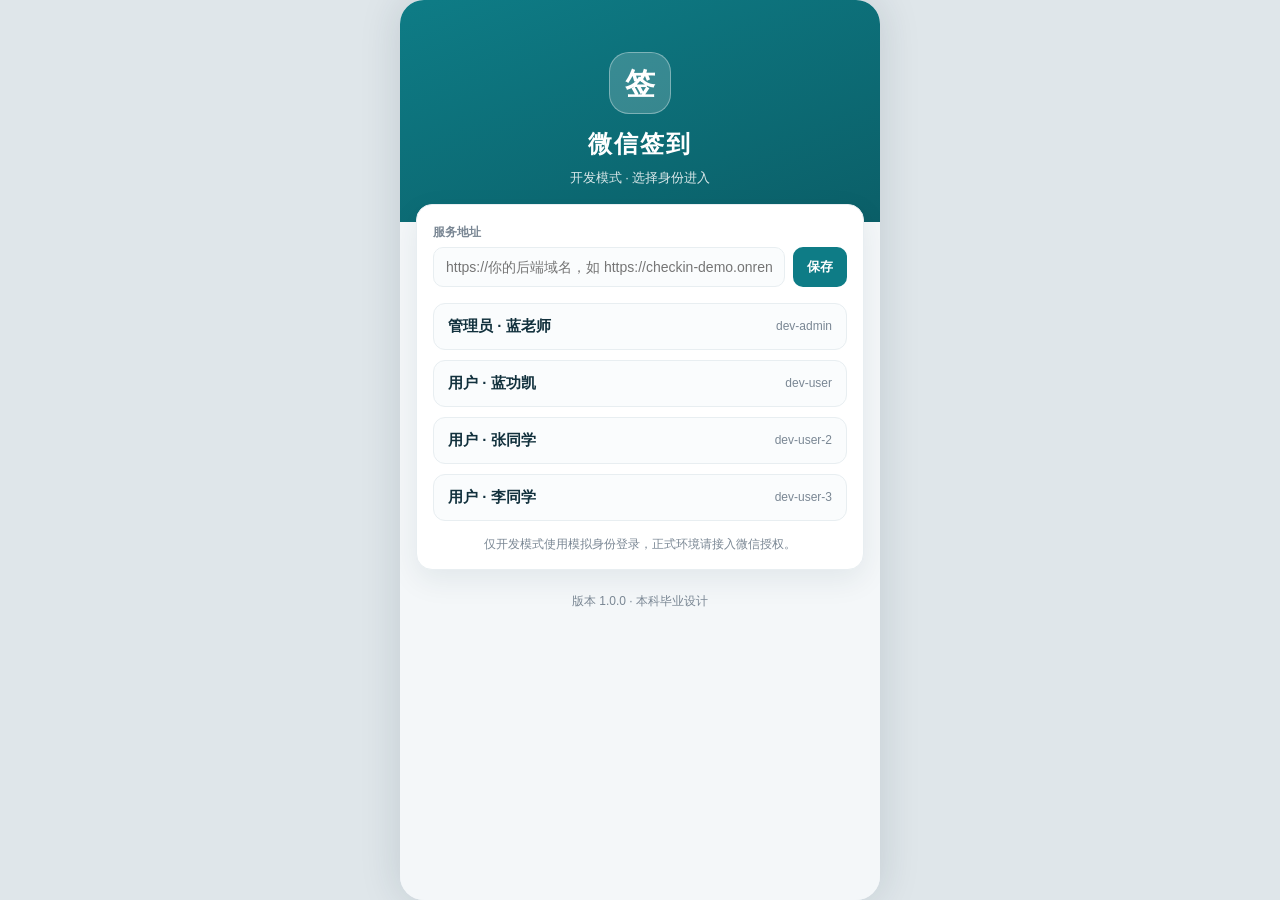
<file: index.html>
<!DOCTYPE html>
<html lang="zh-CN">
<head>
<meta charset="utf-8">
<meta name="viewport" content="width=device-width, initial-scale=1, maximum-scale=1, user-scalable=no, viewport-fit=cover">
<title>微信签到</title>
<link rel="stylesheet" href="css/app.css">
</head>
<body>
<div id="app">

  <!-- ============ 登录 ============ -->
  <section id="view-login" class="screen">
    <div class="scroll">
      <div class="login-hero">
        <div class="login-logo">签</div>
        <h1 class="login-title">微信签到</h1>
        <p class="login-sub">开发模式 · 选择身份进入</p>
      </div>
      <div class="card login-card">
        <label class="field-label" for="login-api">服务地址</label>
        <div class="api-row">
          <input id="login-api" class="field-input" type="text" placeholder="https://你的后端域名，如 https://checkin-demo.onrender.com">
          <button class="mini-btn" type="button" data-action="login-api-save">保存</button>
        </div>
        <div id="login-error" class="form-error hidden"></div>
        <div id="login-identities" class="identity-list"></div>
        <p class="login-tip">仅开发模式使用模拟身份登录，正式环境请接入微信授权。</p>
      </div>
      <p class="login-foot">版本 1.0.0 · 本科毕业设计</p>
    </div>
  </section>

  <!-- ============ 主界面（底部 3 tab） ============ -->
  <section id="view-main" class="screen hidden">
    <header class="topbar">
      <span id="topbar-title" class="topbar-title">微信签到</span>
      <span id="topbar-sub" class="topbar-sub"></span>
    </header>

    <div id="main-scroll" class="scroll">
      <!-- 首页：任务列表 -->
      <section id="tab-home" class="tabview">
        <div class="hero">
          <div class="hero-row">
            <div class="hero-left">
              <div id="home-greeting" class="greeting">你好</div>
              <div id="home-date" class="hero-date"></div>
            </div>
            <div id="home-avatar" class="avatar">?</div>
          </div>
          <div class="stat-panel">
            <div class="stat-item">
              <span id="home-ongoing" class="stat-num">0</span>
              <span class="stat-label">进行中</span>
            </div>
            <div class="stat-divider"></div>
            <div class="stat-item">
              <span id="home-upcoming" class="stat-num">0</span>
              <span class="stat-label">待开始</span>
            </div>
            <div class="stat-divider"></div>
            <div class="stat-item">
              <span id="home-checked" class="stat-num">0</span>
              <span class="stat-label">已签到</span>
            </div>
          </div>
          <button class="scan-btn" type="button" data-action="scan-open" data-context="home">
            <span class="scan-mark">
              <svg viewBox="0 0 24 24" width="26" height="26" fill="none" stroke="currentColor" stroke-width="1.8" stroke-linecap="round" stroke-linejoin="round">
                <path d="M4 8V5a1 1 0 0 1 1-1h3M16 4h3a1 1 0 0 1 1 1v3M20 16v3a1 1 0 0 1-1 1h-3M8 20H5a1 1 0 0 1-1-1v-3"/>
                <path d="M4 12h16"/>
              </svg>
            </span>
            <span class="scan-text">
              <span class="scan-title">扫码签到</span>
              <span class="scan-desc">扫描老师提供的二维码</span>
            </span>
            <span class="scan-arrow">›</span>
          </button>
        </div>

        <div class="content">
          <div id="home-tabs" class="tabs">
            <button class="tab tab-active" type="button" data-action="home-filter" data-filter="all">全部</button>
            <button class="tab" type="button" data-action="home-filter" data-filter="ongoing">进行中</button>
            <button class="tab" type="button" data-action="home-filter" data-filter="upcoming">未开始</button>
            <button class="tab" type="button" data-action="home-filter" data-filter="ended">已结束</button>
          </div>
          <div id="home-body"></div>
        </div>
      </section>

      <!-- 记录 -->
      <section id="tab-records" class="tabview hidden">
        <div class="records-head">
          <div>
            <div class="records-title">我的签到记录</div>
            <div id="records-count" class="records-count">累计 0 次</div>
          </div>
          <button class="mini-btn" type="button" data-action="records-refresh">刷新</button>
        </div>
        <div id="pull-indicator" class="pull-indicator">下拉刷新</div>
        <div id="records-body"></div>
      </section>

      <!-- 我的 -->
      <section id="tab-mine" class="tabview hidden">
        <div id="mine-body"></div>
      </section>
    </div>

    <nav class="tabbar">
      <button class="tab-item tab-active" type="button" data-action="tab" data-tab="home">
        <svg viewBox="0 0 24 24" width="22" height="22" fill="none" stroke="currentColor" stroke-width="1.8" stroke-linecap="round" stroke-linejoin="round">
          <path d="M3 10.5 12 3l9 7.5"/>
          <path d="M5.5 9.5V21h13V9.5"/>
        </svg>
        <span class="tab-name">首页</span>
      </button>
      <button class="tab-item" type="button" data-action="tab" data-tab="records">
        <svg viewBox="0 0 24 24" width="22" height="22" fill="none" stroke="currentColor" stroke-width="1.8" stroke-linecap="round" stroke-linejoin="round">
          <rect x="4" y="3" width="16" height="18" rx="2"/>
          <path d="M8 8h8M8 12h8M8 16h5"/>
        </svg>
        <span class="tab-name">记录</span>
      </button>
      <button class="tab-item" type="button" data-action="tab" data-tab="mine">
        <svg viewBox="0 0 24 24" width="22" height="22" fill="none" stroke="currentColor" stroke-width="1.8" stroke-linecap="round" stroke-linejoin="round">
          <circle cx="12" cy="8" r="4"/>
          <path d="M4 21c1.5-4 4.5-6 8-6s6.5 2 8 6"/>
        </svg>
        <span class="tab-name">我的</span>
      </button>
    </nav>
  </section>

  <!-- ============ 子页面（由 JS 渲染） ============ -->
  <section id="view-task" class="screen overlay hidden"></section>
  <section id="view-admin" class="screen overlay hidden"></section>
  <section id="view-admintask" class="screen overlay hidden"></section>

  <!-- ============ 扫码签到弹层 ============ -->
  <div id="modal-scan" class="modal-mask hidden">
    <div class="modal">
      <div class="modal-title">扫码签到</div>
      <div class="modal-desc">扫描老师出示的签到二维码，或手动输入令牌</div>
      <button id="scan-native-btn" class="btn-primary modal-btn" type="button" data-action="scan-native">打开摄像头扫码</button>
      <div id="scan-bridge-tip" class="modal-tip hidden">当前环境不支持摄像头扫码（缺少 AndroidBridge），请手动输入二维码令牌</div>
      <div class="manual-box">
        <div class="manual-label">手动输入令牌（降级方式）</div>
        <textarea id="scan-token-input" class="field-textarea" rows="3" placeholder="粘贴或输入二维码内容（JWT 令牌）"></textarea>
        <button class="btn-ghost modal-btn" type="button" data-action="scan-manual">提交签到</button>
      </div>
      <button class="modal-close" type="button" data-action="modal-close">取消</button>
    </div>
  </div>

  <!-- ============ 通用消息弹层 ============ -->
  <div id="modal-msg" class="modal-mask hidden">
    <div class="modal">
      <div id="msg-title" class="modal-title"></div>
      <div id="msg-content" class="modal-desc pre-line"></div>
      <button class="btn-primary modal-btn" type="button" data-action="msg-close">知道了</button>
    </div>
  </div>

  <!-- ============ loading ============ -->
  <div id="loading-mask" class="loading-mask hidden">
    <div class="spinner"></div>
    <div id="loading-text" class="loading-text">请稍候</div>
  </div>

</div>

<script src="js/config.js"></script>
<script src="js/app.js"></script>
</body>
</html>
</file>
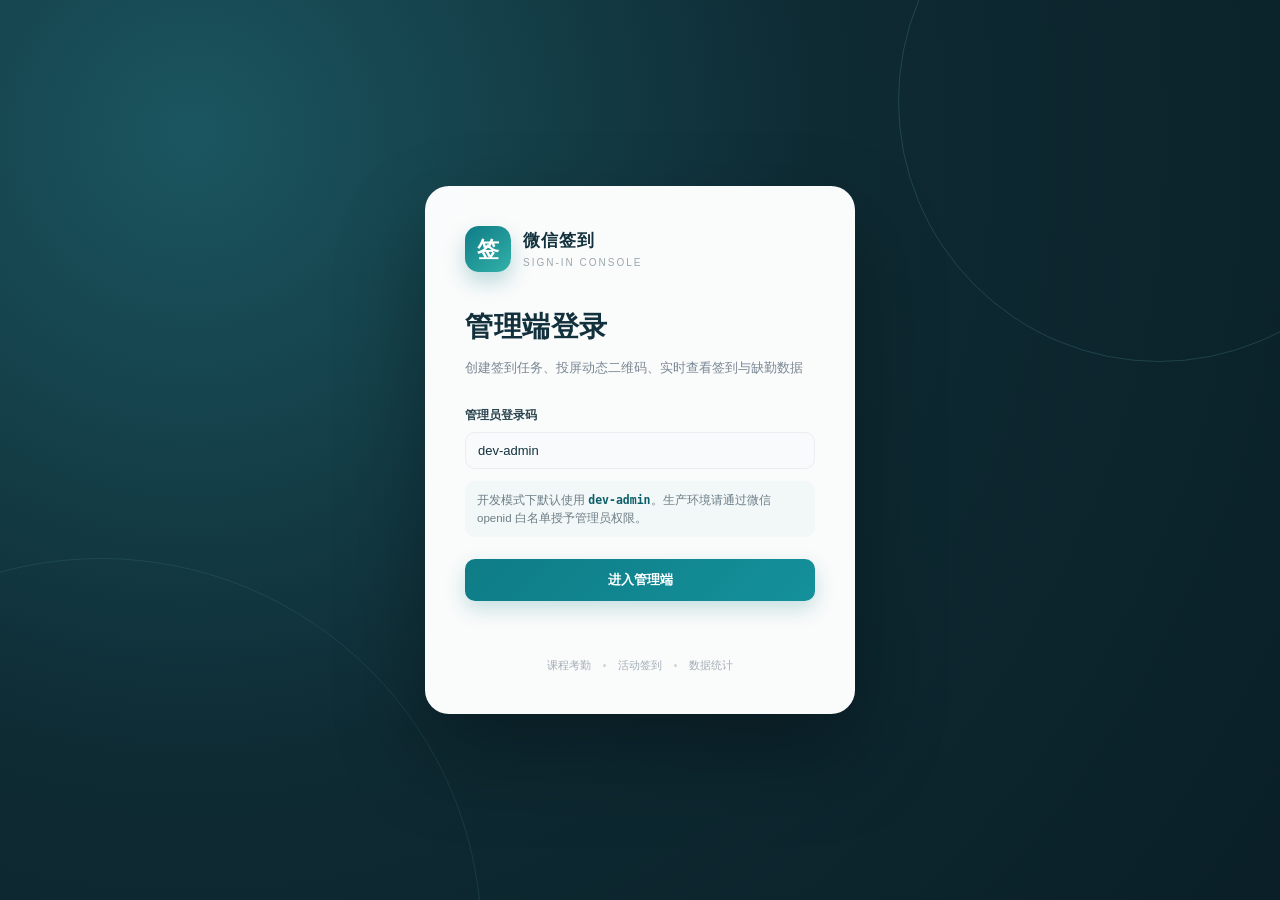
<file: backend/src/main/resources/static/admin/index.html>
<!DOCTYPE html>
<html lang="zh-CN">
<head>
  <meta charset="UTF-8">
  <meta name="viewport" content="width=device-width, initial-scale=1.0">
  <title>微信签到 · 管理端</title>
  <link rel="stylesheet" href="./styles.css">
</head>
<body>

<div id="loginView" class="login">
  <div class="login-backdrop"></div>
  <div class="login-card">
    <div class="login-brand">
      <div class="brand-mark">签</div>
      <div>
        <strong>微信签到</strong>
        <span>SIGN-IN CONSOLE</span>
      </div>
    </div>
    <h1>管理端登录</h1>
    <p class="login-sub">创建签到任务、投屏动态二维码、实时查看签到与缺勤数据</p>
    <form id="loginForm">
      <label class="field-label" for="loginCode">管理员登录码</label>
      <input id="loginCode" class="input" value="dev-admin" autocomplete="off">
      <div class="login-hint">开发模式下默认使用 <code>dev-admin</code>。生产环境请通过微信 openid 白名单授予管理员权限。</div>
      <button type="submit" class="btn primary block" id="loginBtn">进入管理端</button>
      <div id="loginError" class="form-error"></div>
    </form>
    <div class="login-foot">
      <span>课程考勤</span><i></i><span>活动签到</span><i></i><span>数据统计</span>
    </div>
  </div>
</div>

<div id="appView" class="app hidden">
  <aside class="sidebar">
    <div class="side-brand">
      <div class="brand-mark small">签</div>
      <div class="side-brand-text">
        <strong>微信签到</strong>
        <span>管理端</span>
      </div>
    </div>

    <nav class="side-nav">
      <button class="nav-item active" data-view="overview">
        <span class="nav-dot"></span>数据概览
      </button>
      <button class="nav-item" data-view="tasks">
        <span class="nav-dot"></span>签到任务
      </button>
    </nav>

    <div class="side-foot">
      <div class="side-user">
        <div class="side-avatar" id="sideAvatar">管</div>
        <div class="side-user-info">
          <strong id="sideUserName">管理员</strong>
          <span>管理员</span>
        </div>
      </div>
      <button class="logout" id="logoutBtn">退出登录</button>
    </div>
  </aside>

  <main class="main">
    <header class="topbar">
      <div>
        <h1 id="pageTitle">数据概览</h1>
        <p id="pageSub">签到任务运行情况与今日数据</p>
      </div>
      <div class="topbar-actions">
        <button class="btn ghost" id="refreshBtn">刷新数据</button>
        <button class="btn primary" id="newTaskBtn">+ 新建签到</button>
      </div>
    </header>

    <section id="overviewView" class="view">
      <div class="stat-grid">
        <div class="stat-card">
          <span class="stat-label">注册用户</span>
          <strong class="stat-value" id="statUsers">0</strong>
          <span class="stat-note">小程序用户总数</span>
        </div>
        <div class="stat-card">
          <span class="stat-label">签到任务</span>
          <strong class="stat-value" id="statTasks">0</strong>
          <span class="stat-note">累计发布任务</span>
        </div>
        <div class="stat-card accent">
          <span class="stat-label">累计签到</span>
          <strong class="stat-value" id="statCheckins">0</strong>
          <span class="stat-note">有效签到记录</span>
        </div>
        <div class="stat-card warm">
          <span class="stat-label">今日签到</span>
          <strong class="stat-value" id="statToday">0</strong>
          <span class="stat-note">当日新增记录</span>
        </div>
      </div>

      <div class="overview-grid">
        <div class="panel">
          <div class="panel-head">
            <div>
              <h2>最近签到任务</h2>
              <p>点击任务可查看二维码与签到名单</p>
            </div>
            <span class="panel-tag" id="ongoingTag">进行中 0</span>
          </div>
          <div id="recentList" class="recent-list"></div>
        </div>

        <div class="panel guide-panel">
          <div class="panel-head">
            <div>
              <h2>使用流程</h2>
              <p>从发布到统计的完整闭环</p>
            </div>
          </div>
          <ol class="guide-list">
            <li><span>01</span>创建签到任务，设置时间窗口与应到人数</li>
            <li><span>02</span>投屏动态二维码，二维码按设定周期自动刷新</li>
            <li><span>03</span>学生使用小程序扫码，服务端校验时间与重复提交</li>
            <li><span>04</span>实时查看已签到名单、缺勤人数与出勤率</li>
          </ol>
          <div class="guide-note">
            <strong>安全机制</strong>
            <p>签到二维码与任务绑定并短期有效，重复签到由数据库唯一索引兜底。</p>
          </div>
        </div>
      </div>
    </section>

    <section id="tasksView" class="view hidden">
      <div class="panel">
        <div class="table-toolbar">
          <div class="filter-group" id="filterGroup">
            <button class="chip active" data-filter="all">全部</button>
            <button class="chip" data-filter="ONGOING">进行中</button>
            <button class="chip" data-filter="PENDING">未开始</button>
            <button class="chip" data-filter="ENDED">已结束</button>
          </div>
          <input id="searchInput" class="input search" placeholder="搜索签到主题">
        </div>

        <div class="table-wrap">
          <table class="data-table">
            <thead>
              <tr>
                <th>签到任务</th>
                <th>时间窗口</th>
                <th>状态</th>
                <th>签到进度</th>
                <th class="right">操作</th>
              </tr>
            </thead>
            <tbody id="taskTableBody"></tbody>
          </table>
          <div id="taskEmpty" class="table-empty hidden">
            <strong>没有匹配的签到任务</strong>
            <span>调整筛选条件，或新建一个签到任务</span>
          </div>
        </div>
      </div>
    </section>
  </main>
</div>

<div id="drawerMask" class="overlay hidden"></div>
<aside id="detailDrawer" class="drawer hidden">
  <header class="drawer-head">
    <div class="drawer-title-wrap">
      <h2 id="drawerTitle">签到任务</h2>
      <p id="drawerTime"></p>
    </div>
    <button class="icon-btn" id="drawerClose" aria-label="关闭">×</button>
  </header>

  <div class="drawer-body">
    <section class="qr-panel">
      <div class="qr-frame">
        <img id="qrImage" alt="签到二维码">
        <div id="qrError" class="qr-error hidden">签到已结束，二维码停止刷新</div>
      </div>
      <div class="qr-side">
        <div class="qr-countdown" id="qrCountdown">60s</div>
        <p class="qr-tip">二维码每 <strong id="qrTtl">60</strong> 秒自动刷新<br>过期后旧二维码不可再用</p>
        <button class="btn ghost small" id="qrRefresh">立即刷新</button>
        <span class="qr-note">投屏展示，学生使用小程序扫码</span>
      </div>
    </section>

    <div class="mini-stats">
      <div><span>应到</span><strong id="drawerExpected">0</strong></div>
      <div class="good"><span>已签到</span><strong id="drawerChecked">0</strong></div>
      <div class="bad"><span>缺勤</span><strong id="drawerAbsent">0</strong></div>
      <div><span>出勤率</span><strong id="drawerRate">0%</strong></div>
    </div>

    <section class="records-section">
      <div class="section-head">
        <h3>签到名单</h3>
        <span id="drawerRecordCount">共 0 人</span>
      </div>
      <div class="table-wrap">
        <table class="data-table compact">
          <thead>
            <tr><th>用户</th><th>签到时间</th><th>方式</th></tr>
          </thead>
          <tbody id="recordsBody"></tbody>
        </table>
        <div id="recordsEmpty" class="table-empty hidden">
          <strong>暂无签到记录</strong>
          <span>学生扫码后名单会实时更新</span>
        </div>
      </div>
    </section>
  </div>
</aside>

<div id="modalMask" class="overlay hidden">
  <div class="modal">
    <header class="modal-head">
      <div>
        <h2>新建签到任务</h2>
        <p>创建后立即生成动态签到二维码</p>
      </div>
      <button class="icon-btn" id="modalClose" aria-label="关闭">×</button>
    </header>
    <form id="createForm" class="form-grid">
      <label class="form-field span-2">
        <span>签到主题</span>
        <input id="fTitle" class="input" maxlength="80" placeholder="例如：数据结构课程签到" required>
      </label>
      <label class="form-field">
        <span>签到地点</span>
        <input id="fLocation" class="input" maxlength="120" placeholder="例如：东教学楼 A302">
      </label>
      <label class="form-field">
        <span>应到人数</span>
        <input id="fExpected" class="input" type="number" min="0" value="0">
        <small>填 0 时按系统内普通用户总数统计缺勤</small>
      </label>
      <label class="form-field">
        <span>开始时间</span>
        <input id="fStart" class="input" type="datetime-local" required>
      </label>
      <label class="form-field">
        <span>结束时间</span>
        <input id="fEnd" class="input" type="datetime-local" required>
      </label>
      <label class="form-field span-2">
        <span>签到说明</span>
        <textarea id="fDesc" class="input" rows="3" maxlength="500" placeholder="选填，补充签到要求"></textarea>
      </label>
      <label class="form-field">
        <span>二维码有效期（秒）</span>
        <input id="fTtl" class="input" type="number" min="30" max="600" value="60">
      </label>
      <div class="form-actions span-2">
        <button type="button" class="btn ghost" id="cancelCreate">取消</button>
        <button type="submit" class="btn primary" id="createBtn">创建并查看二维码</button>
      </div>
      <div id="createError" class="form-error span-2"></div>
    </form>
  </div>
</div>

<div id="toast" class="toast"></div>

<script src="./app.js"></script>
</body>
</html>
</file>
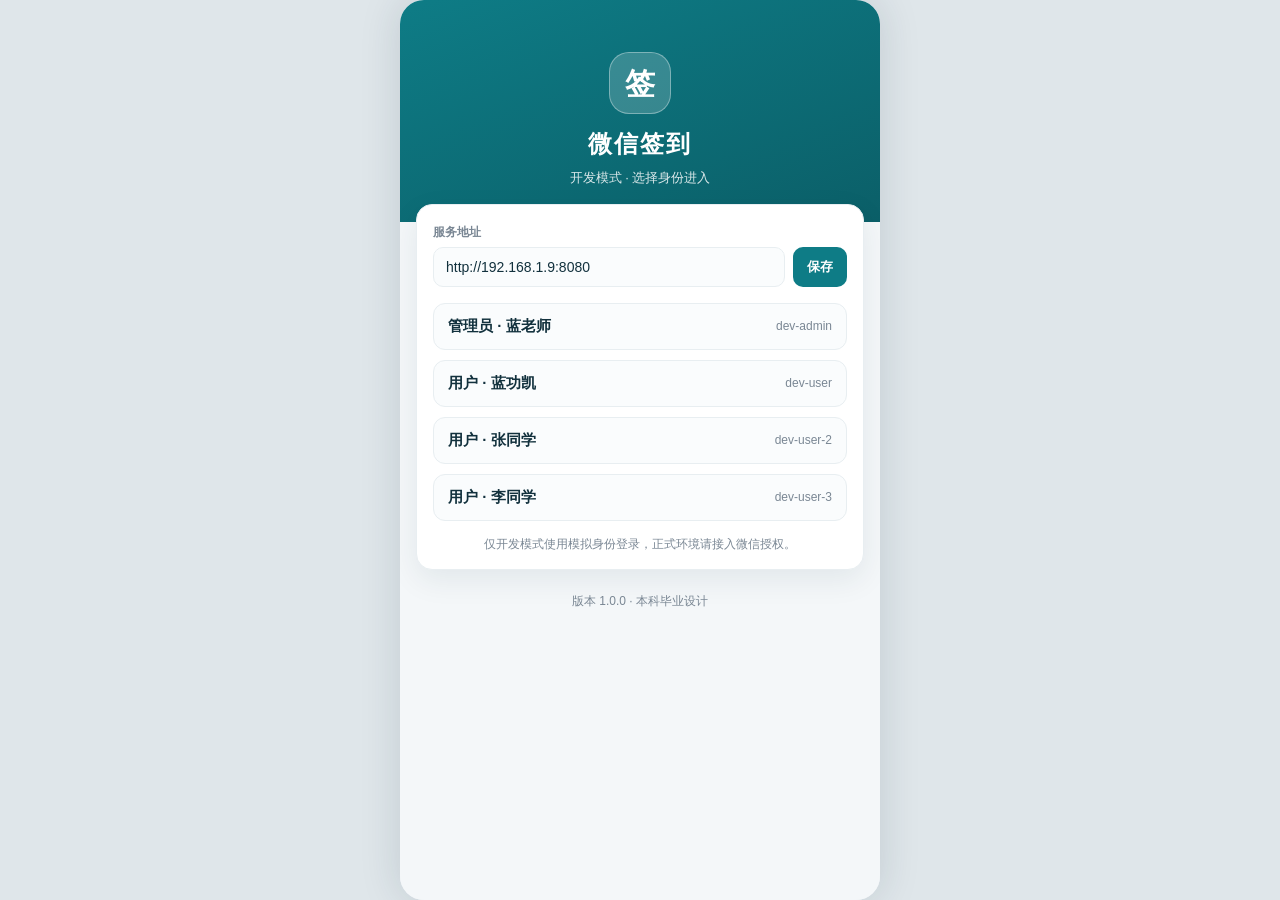
<file: backend/src/main/resources/static/m/index.html>
<!DOCTYPE html>
<html lang="zh-CN">
<head>
<meta charset="utf-8">
<meta name="viewport" content="width=device-width, initial-scale=1, maximum-scale=1, user-scalable=no, viewport-fit=cover">
<title>微信签到</title>
<link rel="stylesheet" href="css/app.css">
</head>
<body>
<div id="app">

  <!-- ============ 登录 ============ -->
  <section id="view-login" class="screen">
    <div class="scroll">
      <div class="login-hero">
        <div class="login-logo">签</div>
        <h1 class="login-title">微信签到</h1>
        <p class="login-sub">开发模式 · 选择身份进入</p>
      </div>
      <div class="card login-card">
        <label class="field-label" for="login-api">服务地址</label>
        <div class="api-row">
          <input id="login-api" class="field-input" type="text" placeholder="http://192.168.1.9:8080">
          <button class="mini-btn" type="button" data-action="login-api-save">保存</button>
        </div>
        <div id="login-error" class="form-error hidden"></div>
        <div id="login-identities" class="identity-list"></div>
        <p class="login-tip">仅开发模式使用模拟身份登录，正式环境请接入微信授权。</p>
      </div>
      <p class="login-foot">版本 1.0.0 · 本科毕业设计</p>
    </div>
  </section>

  <!-- ============ 主界面（底部 3 tab） ============ -->
  <section id="view-main" class="screen hidden">
    <header class="topbar">
      <span id="topbar-title" class="topbar-title">微信签到</span>
      <span id="topbar-sub" class="topbar-sub"></span>
    </header>

    <div id="main-scroll" class="scroll">
      <!-- 首页：任务列表 -->
      <section id="tab-home" class="tabview">
        <div class="hero">
          <div class="hero-row">
            <div class="hero-left">
              <div id="home-greeting" class="greeting">你好</div>
              <div id="home-date" class="hero-date"></div>
            </div>
            <div id="home-avatar" class="avatar">?</div>
          </div>
          <div class="stat-panel">
            <div class="stat-item">
              <span id="home-ongoing" class="stat-num">0</span>
              <span class="stat-label">进行中</span>
            </div>
            <div class="stat-divider"></div>
            <div class="stat-item">
              <span id="home-upcoming" class="stat-num">0</span>
              <span class="stat-label">待开始</span>
            </div>
            <div class="stat-divider"></div>
            <div class="stat-item">
              <span id="home-checked" class="stat-num">0</span>
              <span class="stat-label">已签到</span>
            </div>
          </div>
          <button class="scan-btn" type="button" data-action="scan-open" data-context="home">
            <span class="scan-mark">
              <svg viewBox="0 0 24 24" width="26" height="26" fill="none" stroke="currentColor" stroke-width="1.8" stroke-linecap="round" stroke-linejoin="round">
                <path d="M4 8V5a1 1 0 0 1 1-1h3M16 4h3a1 1 0 0 1 1 1v3M20 16v3a1 1 0 0 1-1 1h-3M8 20H5a1 1 0 0 1-1-1v-3"/>
                <path d="M4 12h16"/>
              </svg>
            </span>
            <span class="scan-text">
              <span class="scan-title">扫码签到</span>
              <span class="scan-desc">扫描老师提供的二维码</span>
            </span>
            <span class="scan-arrow">›</span>
          </button>
        </div>

        <div class="content">
          <div id="home-tabs" class="tabs">
            <button class="tab tab-active" type="button" data-action="home-filter" data-filter="all">全部</button>
            <button class="tab" type="button" data-action="home-filter" data-filter="ongoing">进行中</button>
            <button class="tab" type="button" data-action="home-filter" data-filter="upcoming">未开始</button>
            <button class="tab" type="button" data-action="home-filter" data-filter="ended">已结束</button>
          </div>
          <div id="home-body"></div>
        </div>
      </section>

      <!-- 记录 -->
      <section id="tab-records" class="tabview hidden">
        <div class="records-head">
          <div>
            <div class="records-title">我的签到记录</div>
            <div id="records-count" class="records-count">累计 0 次</div>
          </div>
          <button class="mini-btn" type="button" data-action="records-refresh">刷新</button>
        </div>
        <div id="pull-indicator" class="pull-indicator">下拉刷新</div>
        <div id="records-body"></div>
      </section>

      <!-- 我的 -->
      <section id="tab-mine" class="tabview hidden">
        <div id="mine-body"></div>
      </section>
    </div>

    <nav class="tabbar">
      <button class="tab-item tab-active" type="button" data-action="tab" data-tab="home">
        <svg viewBox="0 0 24 24" width="22" height="22" fill="none" stroke="currentColor" stroke-width="1.8" stroke-linecap="round" stroke-linejoin="round">
          <path d="M3 10.5 12 3l9 7.5"/>
          <path d="M5.5 9.5V21h13V9.5"/>
        </svg>
        <span class="tab-name">首页</span>
      </button>
      <button class="tab-item" type="button" data-action="tab" data-tab="records">
        <svg viewBox="0 0 24 24" width="22" height="22" fill="none" stroke="currentColor" stroke-width="1.8" stroke-linecap="round" stroke-linejoin="round">
          <rect x="4" y="3" width="16" height="18" rx="2"/>
          <path d="M8 8h8M8 12h8M8 16h5"/>
        </svg>
        <span class="tab-name">记录</span>
      </button>
      <button class="tab-item" type="button" data-action="tab" data-tab="mine">
        <svg viewBox="0 0 24 24" width="22" height="22" fill="none" stroke="currentColor" stroke-width="1.8" stroke-linecap="round" stroke-linejoin="round">
          <circle cx="12" cy="8" r="4"/>
          <path d="M4 21c1.5-4 4.5-6 8-6s6.5 2 8 6"/>
        </svg>
        <span class="tab-name">我的</span>
      </button>
    </nav>
  </section>

  <!-- ============ 子页面（由 JS 渲染） ============ -->
  <section id="view-task" class="screen overlay hidden"></section>
  <section id="view-admin" class="screen overlay hidden"></section>
  <section id="view-admintask" class="screen overlay hidden"></section>

  <!-- ============ 扫码签到弹层 ============ -->
  <div id="modal-scan" class="modal-mask hidden">
    <div class="modal">
      <div class="modal-title">扫码签到</div>
      <div class="modal-desc">扫描老师出示的签到二维码，或手动输入令牌</div>
      <button id="scan-native-btn" class="btn-primary modal-btn" type="button" data-action="scan-native">打开摄像头扫码</button>
      <div id="scan-bridge-tip" class="modal-tip hidden">当前环境不支持摄像头扫码（缺少 AndroidBridge），请手动输入二维码令牌</div>
      <div class="manual-box">
        <div class="manual-label">手动输入令牌（降级方式）</div>
        <textarea id="scan-token-input" class="field-textarea" rows="3" placeholder="粘贴或输入二维码内容（JWT 令牌）"></textarea>
        <button class="btn-ghost modal-btn" type="button" data-action="scan-manual">提交签到</button>
      </div>
      <button class="modal-close" type="button" data-action="modal-close">取消</button>
    </div>
  </div>

  <!-- ============ 通用消息弹层 ============ -->
  <div id="modal-msg" class="modal-mask hidden">
    <div class="modal">
      <div id="msg-title" class="modal-title"></div>
      <div id="msg-content" class="modal-desc pre-line"></div>
      <button class="btn-primary modal-btn" type="button" data-action="msg-close">知道了</button>
    </div>
  </div>

  <!-- ============ loading ============ -->
  <div id="loading-mask" class="loading-mask hidden">
    <div class="spinner"></div>
    <div id="loading-text" class="loading-text">请稍候</div>
  </div>

</div>

<script src="js/config.js"></script>
<script src="js/app.js"></script>
</body>
</html>
</file>
<file: css/app.css>
/* ============ 微信签到 H5 · 移动端样式 ============ */

:root {
  --ink: #12313D;
  --ink-soft: #2C4650;
  --teal: #0E7C86;
  --teal-deep: #0B5F68;
  --teal-bright: #14919B;
  --mint: #E3F4F1;
  --bg: #F4F7F9;
  --card: #FFFFFF;
  --line: #E8EEF1;
  --muted: #7A8794;
  --warm: #E9A15B;
  --warm-deep: #B9762F;
  --danger: #C44536;
  --shadow: 0 10px 30px rgba(18, 49, 61, 0.08);
}

* {
  box-sizing: border-box;
  -webkit-tap-highlight-color: transparent;
}

html, body {
  margin: 0;
  padding: 0;
  height: 100%;
}

body {
  font-family: -apple-system, BlinkMacSystemFont, "Segoe UI", "PingFang SC", "Microsoft YaHei", sans-serif;
  background: #dfe6ea;
  color: var(--ink);
  font-size: 14px;
  line-height: 1.5;
  -webkit-font-smoothing: antialiased;
}

button {
  font-family: inherit;
  cursor: pointer;
}

input, textarea {
  font-family: inherit;
}

.hidden {
  display: none !important;
}

#app {
  position: relative;
  width: 100%;
  max-width: 480px;
  height: 100%;
  margin: 0 auto;
  overflow: hidden;
  background: var(--bg);
  box-shadow: 0 0 40px rgba(18, 49, 61, 0.15);
}

/* ============ 骨架 ============ */

.screen {
  position: absolute;
  inset: 0;
  display: flex;
  flex-direction: column;
  background: var(--bg);
}

.screen.overlay {
  z-index: 10;
}

.scroll {
  flex: 1;
  overflow-y: auto;
  -webkit-overflow-scrolling: touch;
}

.pad-bottom {
  padding-bottom: 28px;
}

.topbar {
  flex: 0 0 auto;
  min-height: 52px;
  display: flex;
  align-items: center;
  gap: 10px;
  padding: 8px 14px;
  background: var(--card);
  border-bottom: 1px solid var(--line);
}

.topbar-title {
  font-size: 17px;
  font-weight: 700;
  color: var(--ink);
}

.topbar-sub {
  font-size: 12px;
  color: var(--muted);
  margin-left: auto;
}

.back-btn {
  width: 34px;
  height: 34px;
  border: none;
  border-radius: 10px;
  background: var(--mint);
  color: var(--teal);
  font-size: 24px;
  line-height: 1;
  padding: 0 0 4px;
  display: flex;
  align-items: center;
  justify-content: center;
}

.tabbar {
  flex: 0 0 auto;
  display: flex;
  background: var(--card);
  border-top: 1px solid var(--line);
  padding-bottom: env(safe-area-inset-bottom);
}

.tab-item {
  flex: 1;
  border: none;
  background: none;
  padding: 8px 0 7px;
  color: var(--muted);
  display: flex;
  flex-direction: column;
  align-items: center;
  gap: 2px;
  font-size: 11px;
}

.tab-item.tab-active {
  color: var(--teal);
  font-weight: 700;
}

.tab-name {
  letter-spacing: 1px;
}

/* ============ 通用组件 ============ */

.card {
  background: var(--card);
  border: 1px solid var(--line);
  border-radius: 16px;
  box-shadow: var(--shadow);
}

.btn-primary {
  display: block;
  width: 100%;
  border: none;
  border-radius: 12px;
  padding: 13px 16px;
  font-size: 15px;
  font-weight: 700;
  color: #fff;
  background: linear-gradient(135deg, var(--teal), var(--teal-bright));
  box-shadow: 0 8px 20px rgba(14, 124, 134, 0.25);
}

.btn-primary:active {
  transform: translateY(1px);
}

.btn-primary.scan-disabled,
.btn-primary:disabled {
  background: #B6C4C9;
  box-shadow: none;
}

.btn-ghost {
  display: block;
  width: 100%;
  border: 1px solid var(--line);
  border-radius: 12px;
  padding: 11px 16px;
  font-size: 14px;
  font-weight: 600;
  background: #fff;
  color: var(--ink-soft);
}

.btn-ghost:active {
  background: var(--mint);
}

.mini-btn {
  border: none;
  border-radius: 10px;
  padding: 9px 14px;
  font-size: 13px;
  font-weight: 600;
  background: var(--teal);
  color: #fff;
  white-space: nowrap;
}

.mini-btn:active {
  background: var(--teal-deep);
}

.badge {
  display: inline-block;
  font-size: 11px;
  font-weight: 700;
  padding: 3px 10px;
  border-radius: 999px;
  white-space: nowrap;
}

.badge-active {
  background: var(--mint);
  color: var(--teal);
}

.badge-wait {
  background: #FCF0E1;
  color: var(--warm-deep);
}

.badge-done {
  background: #EDF1F3;
  color: var(--muted);
}

.loading {
  padding: 36px 0;
  text-align: center;
  color: var(--muted);
  font-size: 13px;
}

.state-block {
  margin: 30px 14px;
  padding: 26px 18px;
  background: var(--card);
  border: 1px solid var(--line);
  border-radius: 16px;
  text-align: center;
}

.state-title {
  display: block;
  font-size: 15px;
  font-weight: 700;
  margin-bottom: 6px;
}

.state-desc {
  display: block;
  font-size: 13px;
  color: var(--muted);
  margin-bottom: 14px;
  word-break: break-all;
}

.retry-btn {
  width: auto;
  display: inline-block;
  padding: 9px 22px;
}

.empty {
  padding: 44px 20px;
  text-align: center;
  color: var(--muted);
}

.empty-ring {
  width: 56px;
  height: 56px;
  margin: 0 auto 14px;
  border-radius: 50%;
  border: 3px solid var(--line);
  border-top-color: var(--teal);
}

.empty-title {
  display: block;
  font-size: 15px;
  font-weight: 700;
  color: var(--ink-soft);
  margin-bottom: 6px;
}

.empty-desc {
  display: block;
  font-size: 13px;
}

.field-label {
  display: block;
  font-size: 12px;
  font-weight: 600;
  color: var(--muted);
  margin-bottom: 6px;
}

.field-input,
.field-textarea {
  width: 100%;
  border: 1px solid var(--line);
  border-radius: 10px;
  background: #FAFCFD;
  color: var(--ink);
  font-size: 15px;
  padding: 11px 12px;
  outline: none;
}

.field-input:focus,
.field-textarea:focus {
  border-color: var(--teal);
  background: #fff;
}

.field-textarea {
  resize: none;
}

.field {
  margin-bottom: 14px;
}

.field-row {
  display: flex;
  gap: 10px;
}

.field-half {
  flex: 1;
}

.form-error {
  background: #FBECEA;
  color: var(--danger);
  border-radius: 10px;
  font-size: 13px;
  padding: 9px 12px;
  margin-top: 10px;
}

/* ============ 登录 ============ */

.login-hero {
  background: linear-gradient(160deg, var(--teal), var(--teal-deep));
  color: #fff;
  padding: 52px 24px 34px;
  text-align: center;
}

.login-logo {
  width: 62px;
  height: 62px;
  margin: 0 auto 12px;
  border-radius: 20px;
  background: rgba(255, 255, 255, 0.18);
  border: 1px solid rgba(255, 255, 255, 0.35);
  display: flex;
  align-items: center;
  justify-content: center;
  font-size: 30px;
  font-weight: 700;
}

.login-title {
  margin: 0;
  font-size: 24px;
  letter-spacing: 2px;
}

.login-sub {
  margin: 6px 0 0;
  font-size: 13px;
  opacity: 0.85;
}

.login-card {
  margin: -18px 16px 0;
  padding: 18px 16px 16px;
  position: relative;
}

.api-row {
  display: flex;
  gap: 8px;
  align-items: stretch;
}

.api-row .field-input {
  flex: 1;
  font-size: 14px;
}

.identity-list {
  display: flex;
  flex-direction: column;
  gap: 10px;
  margin-top: 16px;
}

.identity-btn {
  display: flex;
  align-items: center;
  justify-content: space-between;
  border: 1px solid var(--line);
  background: #FAFCFD;
  border-radius: 12px;
  padding: 13px 14px;
  font-size: 15px;
  font-weight: 600;
  color: var(--ink);
}

.identity-btn:active {
  border-color: var(--teal);
  background: var(--mint);
}

.identity-code {
  font-size: 12px;
  color: var(--muted);
  font-weight: 400;
}

.login-tip {
  margin: 14px 0 0;
  font-size: 12px;
  color: var(--muted);
  text-align: center;
}

.login-foot {
  text-align: center;
  color: var(--muted);
  font-size: 12px;
  margin: 22px 0 30px;
}

/* ============ 首页 ============ */

.hero {
  background: linear-gradient(165deg, var(--teal), var(--teal-deep) 78%);
  color: #fff;
  padding: 18px 16px 20px;
  position: relative;
  overflow: hidden;
}

.hero::after {
  content: "";
  position: absolute;
  top: -70px;
  right: -50px;
  width: 190px;
  height: 190px;
  border-radius: 50%;
  background: rgba(255, 255, 255, 0.08);
}

.hero-row {
  display: flex;
  align-items: center;
  justify-content: space-between;
  position: relative;
  z-index: 1;
}

.greeting {
  font-size: 18px;
  font-weight: 700;
}

.hero-date {
  font-size: 12px;
  opacity: 0.85;
  margin-top: 3px;
}

.avatar {
  width: 44px;
  height: 44px;
  border-radius: 50%;
  background: rgba(255, 255, 255, 0.22);
  border: 1px solid rgba(255, 255, 255, 0.4);
  display: flex;
  align-items: center;
  justify-content: center;
  font-size: 18px;
  font-weight: 700;
  overflow: hidden;
}

.avatar img {
  width: 100%;
  height: 100%;
  object-fit: cover;
}

.stat-panel {
  display: flex;
  align-items: center;
  background: rgba(255, 255, 255, 0.13);
  border: 1px solid rgba(255, 255, 255, 0.18);
  border-radius: 14px;
  margin-top: 16px;
  padding: 12px 0;
  position: relative;
  z-index: 1;
}

.stat-item {
  flex: 1;
  display: flex;
  flex-direction: column;
  align-items: center;
  gap: 2px;
}

.stat-num {
  font-size: 22px;
  font-weight: 700;
}

.stat-label {
  font-size: 11px;
  opacity: 0.85;
}

.stat-divider {
  width: 1px;
  height: 30px;
  background: rgba(255, 255, 255, 0.25);
}

.scan-btn {
  position: relative;
  z-index: 1;
  width: 100%;
  margin-top: 14px;
  display: flex;
  align-items: center;
  gap: 12px;
  border: none;
  border-radius: 14px;
  background: #fff;
  color: var(--teal-deep);
  padding: 14px 16px;
  box-shadow: 0 10px 24px rgba(11, 95, 104, 0.28);
  text-align: left;
}

.scan-btn:active {
  transform: translateY(1px);
}

.scan-mark {
  width: 44px;
  height: 44px;
  border-radius: 12px;
  background: var(--mint);
  color: var(--teal);
  display: flex;
  align-items: center;
  justify-content: center;
  flex: 0 0 auto;
}

.scan-text {
  display: flex;
  flex-direction: column;
  gap: 2px;
}

.scan-title {
  font-size: 16px;
  font-weight: 700;
}

.scan-desc {
  font-size: 12px;
  color: var(--muted);
}

.scan-arrow {
  margin-left: auto;
  font-size: 24px;
  color: #B7C3C8;
}

.content {
  padding: 14px 14px 24px;
}

.tabs {
  display: flex;
  gap: 8px;
  margin-bottom: 14px;
}

.tab {
  flex: 1;
  border: 1px solid var(--line);
  background: var(--card);
  color: var(--muted);
  border-radius: 999px;
  padding: 8px 0;
  font-size: 13px;
  font-weight: 600;
}

.tab.tab-active {
  background: var(--teal);
  border-color: var(--teal);
  color: #fff;
}

.task-card {
  padding: 14px;
  margin-bottom: 12px;
}

.task-card:active {
  border-color: var(--teal);
}

.card-top {
  display: flex;
  align-items: flex-start;
  justify-content: space-between;
  gap: 8px;
}

.task-title {
  font-size: 16px;
  font-weight: 700;
}

.task-meta {
  display: flex;
  align-items: center;
  gap: 6px;
  color: var(--muted);
  font-size: 12px;
  margin-top: 7px;
}

.meta-dot {
  width: 5px;
  height: 5px;
  border-radius: 50%;
  background: var(--teal);
  flex: 0 0 auto;
}

.card-bottom {
  display: flex;
  align-items: flex-end;
  justify-content: space-between;
  gap: 10px;
  margin-top: 12px;
}

.progress-wrap {
  flex: 1;
}

.progress-track {
  height: 6px;
  background: #E9EFF1;
  border-radius: 999px;
  overflow: hidden;
}

.progress-bar {
  height: 100%;
  border-radius: 999px;
  background: linear-gradient(90deg, var(--teal), var(--teal-bright));
  transition: width 0.3s ease;
}

.progress-text {
  display: block;
  font-size: 11px;
  color: var(--muted);
  margin-top: 5px;
}

.mine-tag {
  font-size: 11px;
  font-weight: 700;
  padding: 3px 9px;
  border-radius: 999px;
  white-space: nowrap;
}

.mine-tag.done {
  background: var(--mint);
  color: var(--teal);
}

.mine-tag.todo {
  background: #FCF0E1;
  color: var(--warm-deep);
}

/* ============ 记录 ============ */

.records-head {
  display: flex;
  align-items: center;
  justify-content: space-between;
  padding: 16px 14px 10px;
}

.records-title {
  font-size: 17px;
  font-weight: 700;
}

.records-count {
  font-size: 12px;
  color: var(--muted);
  margin-top: 3px;
}

.pull-indicator {
  position: absolute;
  top: 62px;
  left: 50%;
  transform: translateX(-50%);
  background: var(--ink);
  color: #fff;
  font-size: 12px;
  padding: 6px 14px;
  border-radius: 999px;
  opacity: 0;
  pointer-events: none;
  transition: opacity 0.2s;
  z-index: 30;
}

.pull-indicator.show {
  opacity: 0.9;
}

.record-list {
  padding: 0 14px 24px;
}

.record-card {
  display: flex;
  align-items: center;
  gap: 12px;
  padding: 13px 14px;
  margin-bottom: 10px;
}

.record-date {
  text-align: center;
  flex: 0 0 auto;
}

.record-day {
  display: block;
  font-size: 22px;
  font-weight: 700;
  color: var(--teal);
  line-height: 1.1;
}

.record-month {
  display: block;
  font-size: 10px;
  color: var(--muted);
}

.record-divider {
  width: 1px;
  align-self: stretch;
  background: var(--line);
}

.record-main {
  flex: 1;
  min-width: 0;
}

.record-title {
  display: block;
  font-size: 15px;
  font-weight: 700;
  overflow: hidden;
  text-overflow: ellipsis;
  white-space: nowrap;
}

.record-meta {
  display: flex;
  align-items: center;
  gap: 8px;
  margin-top: 5px;
}

.record-time {
  font-size: 12px;
  color: var(--muted);
}

.record-tag {
  font-size: 10px;
  font-weight: 700;
  color: var(--teal);
  background: var(--mint);
  border-radius: 999px;
  padding: 2px 8px;
}

.record-check {
  width: 26px;
  height: 26px;
  border-radius: 50%;
  background: var(--mint);
  color: var(--teal);
  display: flex;
  align-items: center;
  justify-content: center;
  font-size: 14px;
  font-weight: 700;
  flex: 0 0 auto;
}

.load-more-btn {
  margin-top: 6px;
}

.loading-more,
.no-more {
  text-align: center;
  color: var(--muted);
  font-size: 12px;
  padding: 14px 0 6px;
}

/* ============ 我的 ============ */

.profile-card {
  margin: 16px 14px 0;
  padding: 20px 16px 16px;
  border-radius: 18px;
  background: linear-gradient(160deg, var(--teal), var(--teal-deep));
  color: #fff;
  box-shadow: 0 14px 34px rgba(11, 95, 104, 0.28);
}

.profile-row {
  display: flex;
  align-items: center;
  gap: 14px;
}

.profile-avatar {
  width: 58px;
  height: 58px;
  border-radius: 50%;
  background: rgba(255, 255, 255, 0.22);
  border: 2px solid rgba(255, 255, 255, 0.45);
  display: flex;
  align-items: center;
  justify-content: center;
  font-size: 24px;
  font-weight: 700;
  overflow: hidden;
  flex: 0 0 auto;
}

.profile-avatar img {
  width: 100%;
  height: 100%;
  object-fit: cover;
}

.profile-name {
  font-size: 19px;
  font-weight: 700;
}

.role-chip {
  display: inline-block;
  margin-top: 6px;
  font-size: 11px;
  font-weight: 700;
  padding: 3px 10px;
  border-radius: 999px;
  background: rgba(255, 255, 255, 0.2);
}

.role-chip.role-admin {
  background: var(--warm);
  color: #fff;
}

.profile-stats {
  display: flex;
  align-items: center;
  background: rgba(255, 255, 255, 0.13);
  border-radius: 14px;
  margin-top: 16px;
  padding: 11px 0;
}

.p-stat {
  flex: 1;
  display: flex;
  flex-direction: column;
  align-items: center;
  gap: 2px;
}

.p-num {
  font-size: 20px;
  font-weight: 700;
}

.p-label {
  font-size: 11px;
  opacity: 0.85;
}

.p-divider {
  width: 1px;
  height: 28px;
  background: rgba(255, 255, 255, 0.25);
}

.menu-card {
  display: flex;
  align-items: center;
  gap: 12px;
  margin: 12px 14px 0;
  padding: 14px;
  text-align: left;
  width: calc(100% - 28px);
  border: 1px solid var(--line);
}

.menu-icon {
  width: 38px;
  height: 38px;
  border-radius: 11px;
  background: var(--mint);
  color: var(--teal);
  font-size: 15px;
  font-weight: 700;
  display: flex;
  align-items: center;
  justify-content: center;
  flex: 0 0 auto;
}

.menu-icon.dev-icon {
  background: #FCF0E1;
  color: var(--warm-deep);
}

.menu-icon.danger-icon {
  background: #FBECEA;
  color: var(--danger);
}

.menu-main {
  flex: 1;
  min-width: 0;
}

.menu-title {
  display: block;
  font-size: 15px;
  font-weight: 700;
}

.menu-desc {
  display: block;
  font-size: 12px;
  color: var(--muted);
  margin-top: 2px;
}

.menu-arrow {
  color: #B7C3C8;
  font-size: 22px;
}

.identity-inline {
  display: flex;
  flex-wrap: wrap;
  gap: 8px;
  margin-top: 10px;
}

.identity-chip {
  border: 1px solid var(--line);
  background: #FAFCFD;
  color: var(--ink-soft);
  border-radius: 999px;
  padding: 7px 13px;
  font-size: 12px;
  font-weight: 600;
}

.identity-chip.chip-active {
  background: var(--teal);
  border-color: var(--teal);
  color: #fff;
}

.menu-card .api-row {
  margin-top: 10px;
}

.foot-info {
  text-align: center;
  color: var(--muted);
  font-size: 12px;
  padding: 24px 0 30px;
  display: flex;
  flex-direction: column;
  gap: 4px;
}

/* ============ 任务详情 ============ */

.detail-hero {
  background: linear-gradient(165deg, var(--teal), var(--teal-deep));
  color: #fff;
  padding: 22px 16px 20px;
}

.detail-hero .badge {
  background: rgba(255, 255, 255, 0.92);
}

.detail-title {
  font-size: 21px;
  font-weight: 700;
  margin-top: 10px;
}

.detail-desc {
  font-size: 13px;
  opacity: 0.88;
  margin-top: 6px;
}

.countdown {
  margin-top: 16px;
  background: rgba(255, 255, 255, 0.13);
  border: 1px solid rgba(255, 255, 255, 0.2);
  border-radius: 14px;
  padding: 13px 14px;
}

.countdown-label {
  font-size: 17px;
  font-weight: 700;
  letter-spacing: 0.5px;
}

.countdown-track {
  height: 6px;
  background: rgba(255, 255, 255, 0.25);
  border-radius: 999px;
  overflow: hidden;
  margin-top: 9px;
}

.countdown-fill {
  height: 100%;
  background: #fff;
  border-radius: 999px;
  transition: width 0.3s ease;
}

.countdown-sub {
  display: block;
  font-size: 12px;
  opacity: 0.85;
  margin-top: 7px;
}

.info-card {
  margin: 14px;
  padding: 4px 14px;
}

.info-row {
  display: flex;
  align-items: center;
  justify-content: space-between;
  gap: 12px;
  padding: 12px 0;
  border-bottom: 1px solid var(--line);
  font-size: 14px;
}

.info-row:last-child {
  border-bottom: none;
}

.info-label {
  color: var(--muted);
  flex: 0 0 auto;
}

.info-value {
  font-weight: 600;
  text-align: right;
  word-break: break-all;
}

.info-value.success {
  color: var(--teal);
}

.action-area {
  padding: 0 14px;
}

.signed-card {
  display: flex;
  align-items: center;
  gap: 12px;
  background: var(--mint);
  border: 1px solid #CBE9E4;
  border-radius: 16px;
  padding: 16px;
}

.signed-icon {
  width: 42px;
  height: 42px;
  border-radius: 50%;
  background: var(--teal);
  color: #fff;
  font-size: 22px;
  display: flex;
  align-items: center;
  justify-content: center;
  flex: 0 0 auto;
}

.signed-title {
  display: block;
  font-size: 16px;
  font-weight: 700;
  color: var(--teal-deep);
}

.signed-desc {
  display: block;
  font-size: 12px;
  color: var(--teal);
  margin-top: 2px;
}

.scan-action {
  text-align: center;
}

.hint {
  font-size: 12px;
  color: var(--muted);
  text-align: center;
  margin-top: 12px;
  line-height: 1.6;
}

.admin-entry {
  display: flex;
  align-items: center;
  justify-content: space-between;
  gap: 10px;
  margin: 16px 14px 0;
  padding: 15px 16px;
  width: calc(100% - 28px);
  text-align: left;
}

.admin-title {
  display: block;
  font-size: 15px;
  font-weight: 700;
}

.admin-desc {
  display: block;
  font-size: 12px;
  color: var(--muted);
  margin-top: 3px;
}

.arrow {
  color: #B7C3C8;
  font-size: 24px;
}

/* ============ 管理控制台 ============ */

.admin-hero {
  background: linear-gradient(165deg, var(--teal), var(--teal-deep));
  color: #fff;
  padding: 20px 16px;
}

.admin-eyebrow {
  font-size: 11px;
  letter-spacing: 2px;
  opacity: 0.85;
}

.admin-title {
  font-size: 20px;
  font-weight: 700;
  margin-top: 4px;
}

.overview-grid {
  display: grid;
  grid-template-columns: repeat(2, 1fr);
  gap: 10px;
  margin-top: 14px;
}

.overview-item {
  background: rgba(255, 255, 255, 0.13);
  border: 1px solid rgba(255, 255, 255, 0.18);
  border-radius: 12px;
  padding: 11px 12px;
  display: flex;
  flex-direction: column;
  gap: 2px;
}

.overview-num {
  font-size: 20px;
  font-weight: 700;
}

.overview-label {
  font-size: 11px;
  opacity: 0.85;
}

.toolbar {
  display: flex;
  align-items: center;
  justify-content: space-between;
  padding: 16px 14px 10px;
}

.toolbar-title {
  font-size: 16px;
  font-weight: 700;
}

.create-btn {
  border: none;
  border-radius: 999px;
  background: var(--teal);
  color: #fff;
  font-size: 13px;
  font-weight: 700;
  padding: 9px 16px;
}

.form-card {
  margin: 0 14px 14px;
  padding: 16px 15px;
}

.form-title {
  display: block;
  font-size: 16px;
  font-weight: 700;
  margin-bottom: 14px;
}

.picker-row {
  display: flex;
  gap: 10px;
}

.picker-row .field-input {
  flex: 1;
}

.submit-btn {
  margin-top: 4px;
}

.form-hint {
  display: block;
  font-size: 12px;
  color: var(--muted);
  text-align: center;
  margin-top: 10px;
}

.task-list {
  padding: 0 14px 24px;
}

.admin-task {
  padding: 14px;
  margin-bottom: 11px;
}

.admin-task-top {
  display: flex;
  align-items: flex-start;
  justify-content: space-between;
  gap: 8px;
}

.admin-task-title {
  font-size: 15px;
  font-weight: 700;
}

.admin-task-time {
  display: block;
  font-size: 12px;
  color: var(--muted);
  margin-top: 6px;
}

.admin-task-foot {
  display: flex;
  align-items: center;
  justify-content: space-between;
  gap: 8px;
  margin-top: 10px;
}

.admin-task-count {
  font-size: 12px;
  color: var(--ink-soft);
  font-weight: 600;
}

.admin-task-link {
  font-size: 12px;
  color: var(--teal);
  font-weight: 700;
}

/* ============ 二维码投屏 ============ */

.head-card {
  background: linear-gradient(165deg, var(--teal), var(--teal-deep));
  color: #fff;
  padding: 18px 16px;
}

.head-top {
  display: flex;
  align-items: flex-start;
  justify-content: space-between;
  gap: 8px;
}

.head-title {
  font-size: 18px;
  font-weight: 700;
}

.head-card .badge {
  background: rgba(255, 255, 255, 0.92);
}

.head-time {
  display: block;
  font-size: 12px;
  opacity: 0.85;
  margin-top: 7px;
}

.qr-card {
  margin: 14px;
  padding: 15px;
}

.qr-head {
  display: flex;
  align-items: flex-start;
  justify-content: space-between;
  gap: 10px;
  margin-bottom: 12px;
}

.qr-title {
  display: block;
  font-size: 16px;
  font-weight: 700;
}

.qr-sub {
  display: block;
  font-size: 12px;
  color: var(--muted);
  margin-top: 3px;
}

.qr-countdown {
  font-size: 18px;
  font-weight: 700;
  color: var(--teal);
  font-variant-numeric: tabular-nums;
}

.qr-countdown.urgent {
  color: var(--danger);
}

.qr-error {
  background: #FBECEA;
  color: var(--danger);
  border-radius: 12px;
  padding: 16px;
  text-align: center;
  font-size: 14px;
}

.qr-body {
  text-align: center;
}

.qr-image {
  width: 100%;
  max-width: 260px;
  aspect-ratio: 1 / 1;
  object-fit: contain;
  border: 1px solid var(--line);
  border-radius: 14px;
  background: #fff;
  display: block;
  margin: 0 auto;
}

.qr-tip {
  display: block;
  font-size: 12px;
  color: var(--muted);
  margin-top: 10px;
  line-height: 1.6;
}

.refresh-btn {
  margin-top: 12px;
}

.stat-grid {
  display: grid;
  grid-template-columns: repeat(2, 1fr);
  gap: 10px;
  padding: 0 14px;
}

.stat-cell {
  background: var(--card);
  border: 1px solid var(--line);
  border-radius: 14px;
  padding: 13px;
  text-align: center;
  box-shadow: var(--shadow);
}

.cell-num {
  display: block;
  font-size: 22px;
  font-weight: 700;
  color: var(--ink);
}

.stat-cell.highlight .cell-num {
  color: var(--teal);
}

.stat-cell.warn .cell-num {
  color: var(--warm-deep);
}

.cell-label {
  display: block;
  font-size: 11px;
  color: var(--muted);
  margin-top: 3px;
}

.record-section {
  padding: 16px 14px 0;
}

.record-head {
  display: flex;
  align-items: center;
  justify-content: space-between;
  margin-bottom: 10px;
}

.record-section .record-title {
  font-size: 15px;
  font-weight: 700;
}

.record-count {
  font-size: 12px;
  color: var(--muted);
}

.at-record {
  display: flex;
  align-items: center;
  gap: 11px;
  background: var(--card);
  border: 1px solid var(--line);
  border-radius: 14px;
  padding: 11px 13px;
  margin-bottom: 9px;
}

.at-avatar {
  width: 36px;
  height: 36px;
  border-radius: 50%;
  background: var(--mint);
  color: var(--teal);
  font-weight: 700;
  display: flex;
  align-items: center;
  justify-content: center;
  flex: 0 0 auto;
}

.at-record-main {
  flex: 1;
  min-width: 0;
}

.at-name {
  display: block;
  font-size: 14px;
  font-weight: 700;
}

.at-time {
  display: block;
  font-size: 12px;
  color: var(--muted);
  margin-top: 2px;
}

.at-done {
  font-size: 11px;
  font-weight: 700;
  color: var(--teal);
  background: var(--mint);
  border-radius: 999px;
  padding: 3px 9px;
  flex: 0 0 auto;
}

/* ============ 弹层 ============ */

.modal-mask {
  position: absolute;
  inset: 0;
  background: rgba(18, 49, 61, 0.5);
  display: flex;
  align-items: center;
  justify-content: center;
  padding: 26px;
  z-index: 100;
}

.modal {
  width: 100%;
  max-width: 330px;
  background: #fff;
  border-radius: 18px;
  padding: 20px 18px 16px;
  box-shadow: 0 24px 60px rgba(18, 49, 61, 0.35);
}

.modal-title {
  font-size: 17px;
  font-weight: 700;
  text-align: center;
}

.modal-desc {
  font-size: 13px;
  color: var(--muted);
  text-align: center;
  margin-top: 8px;
}

.pre-line {
  white-space: pre-line;
}

.modal-btn {
  margin-top: 16px;
  text-align: center;
}

.modal-tip {
  font-size: 12px;
  color: var(--warm-deep);
  background: #FCF0E1;
  border-radius: 10px;
  padding: 9px 11px;
  margin-top: 12px;
  text-align: center;
}

.manual-box {
  border-top: 1px dashed var(--line);
  margin-top: 14px;
  padding-top: 12px;
}

.manual-label {
  font-size: 12px;
  font-weight: 600;
  color: var(--muted);
  margin-bottom: 7px;
}

.manual-box .btn-ghost {
  margin-top: 10px;
}

.modal-close {
  display: block;
  width: 100%;
  border: none;
  background: none;
  color: var(--muted);
  font-size: 14px;
  padding: 13px 0 2px;
}

.loading-mask {
  position: absolute;
  inset: 0;
  background: rgba(18, 49, 61, 0.4);
  display: flex;
  flex-direction: column;
  align-items: center;
  justify-content: center;
  gap: 12px;
  z-index: 120;
}

.spinner {
  width: 36px;
  height: 36px;
  border: 3px solid rgba(255, 255, 255, 0.35);
  border-top-color: #fff;
  border-radius: 50%;
  animation: spin 0.8s linear infinite;
}

.loading-text {
  color: #fff;
  font-size: 13px;
}

@keyframes spin {
  to { transform: rotate(360deg); }
}

@media (min-width: 481px) {
  body {
    display: flex;
    align-items: center;
    min-height: 100%;
  }

  #app {
    height: min(900px, 100%);
    border-radius: 24px;
  }
}
</file>
<file: backend/src/main/resources/static/admin/styles.css>
:root {
  --ink: #12313D;
  --ink-soft: #2C4650;
  --teal: #0E7C86;
  --teal-deep: #0B5F68;
  --mint: #E3F4F1;
  --bg: #F4F7F9;
  --card: #FFFFFF;
  --line: #E8EEF1;
  --muted: #7A8794;
  --warm: #E9A15B;
  --danger: #C44536;
  --shadow: 0 14px 40px rgba(18, 49, 61, 0.07);
}

* {
  box-sizing: border-box;
}

html, body {
  margin: 0;
  padding: 0;
}

body {
  font-family: -apple-system, BlinkMacSystemFont, "Segoe UI", "PingFang SC", "Microsoft YaHei", sans-serif;
  background: var(--bg);
  color: var(--ink);
  font-size: 14px;
  line-height: 1.5;
  -webkit-font-smoothing: antialiased;
}

button {
  font-family: inherit;
  cursor: pointer;
}

.hidden {
  display: none !important;
}

/* ---------- 通用控件 ---------- */

.btn {
  border: none;
  border-radius: 10px;
  padding: 10px 18px;
  font-size: 13px;
  font-weight: 600;
  transition: transform 0.15s ease, background 0.2s ease, box-shadow 0.2s ease;
}

.btn:active {
  transform: translateY(1px);
}

.btn.primary {
  background: linear-gradient(135deg, var(--teal), #14919B);
  color: #fff;
  box-shadow: 0 8px 20px rgba(14, 124, 134, 0.22);
}

.btn.primary:hover {
  background: linear-gradient(135deg, #0B6B74, #127F88);
}

.btn.ghost {
  background: #fff;
  color: var(--ink-soft);
  border: 1px solid var(--line);
}

.btn.ghost:hover {
  border-color: #C9D8DE;
}

.btn.small {
  padding: 7px 14px;
  font-size: 12px;
}

.btn.block {
  width: 100%;
  padding: 12px 18px;
}

.input {
  width: 100%;
  border: 1px solid var(--line);
  background: #F8FAFB;
  border-radius: 10px;
  padding: 10px 12px;
  font-size: 13px;
  color: var(--ink);
  outline: none;
  transition: border-color 0.2s ease, box-shadow 0.2s ease;
}

.input:focus {
  border-color: var(--teal);
  box-shadow: 0 0 0 3px rgba(14, 124, 134, 0.10);
  background: #fff;
}

.input::placeholder {
  color: #A7B2BA;
}

.form-error {
  color: var(--danger);
  font-size: 12px;
  min-height: 18px;
  margin-top: 8px;
}

.badge {
  display: inline-flex;
  align-items: center;
  padding: 4px 10px;
  border-radius: 999px;
  font-size: 12px;
  font-weight: 600;
  white-space: nowrap;
}

.badge.active {
  background: var(--mint);
  color: var(--teal);
}

.badge.wait {
  background: #FFF3E4;
  color: #B8742B;
}

.badge.done {
  background: #EEF1F4;
  color: var(--muted);
}

/* ---------- 登录页 ---------- */

.login {
  position: relative;
  min-height: 100vh;
  display: flex;
  align-items: center;
  justify-content: center;
  padding: 32px;
  overflow: hidden;
  background: radial-gradient(circle at 15% 15%, #1B5660 0%, #0E2A33 48%, #0A1F27 100%);
}

.login-backdrop::before,
.login-backdrop::after {
  content: "";
  position: absolute;
  border-radius: 50%;
  border: 1px solid rgba(127, 224, 211, 0.16);
}

.login-backdrop::before {
  width: 520px;
  height: 520px;
  right: -140px;
  top: -160px;
}

.login-backdrop::after {
  width: 760px;
  height: 760px;
  left: -280px;
  bottom: -420px;
  border-color: rgba(127, 224, 211, 0.10);
}

.login-card {
  position: relative;
  width: 100%;
  max-width: 430px;
  padding: 40px;
  border-radius: 24px;
  background: rgba(255, 255, 255, 0.98);
  box-shadow: 0 40px 90px rgba(0, 0, 0, 0.30);
  animation: rise 0.5s ease both;
}

@keyframes rise {
  from { opacity: 0; transform: translateY(16px); }
  to { opacity: 1; transform: translateY(0); }
}

.login-brand {
  display: flex;
  align-items: center;
  gap: 12px;
  margin-bottom: 34px;
}

.brand-mark {
  width: 46px;
  height: 46px;
  border-radius: 14px;
  background: linear-gradient(140deg, var(--teal), #33B1A9);
  color: #fff;
  font-size: 22px;
  font-weight: 700;
  display: flex;
  align-items: center;
  justify-content: center;
  box-shadow: 0 10px 20px rgba(14, 124, 134, 0.26);
}

.brand-mark.small {
  width: 38px;
  height: 38px;
  border-radius: 11px;
  font-size: 18px;
  box-shadow: none;
}

.login-brand strong {
  display: block;
  font-size: 17px;
  letter-spacing: 1px;
}

.login-brand span {
  display: block;
  margin-top: 2px;
  color: #9AA7AE;
  font-size: 10px;
  letter-spacing: 2px;
}

.login-card h1 {
  margin: 0;
  font-size: 28px;
  letter-spacing: 0.5px;
}

.login-sub {
  margin: 10px 0 28px;
  color: var(--muted);
  font-size: 13px;
}

.field-label {
  display: block;
  margin-bottom: 8px;
  color: var(--ink-soft);
  font-size: 12px;
  font-weight: 600;
}

.login-hint {
  margin: 12px 0 22px;
  padding: 10px 12px;
  border-radius: 10px;
  background: #F2F7F8;
  color: #6D7E87;
  font-size: 11.5px;
  line-height: 1.6;
}

.login-hint code {
  color: var(--teal-deep);
  font-weight: 600;
}

.login-foot {
  display: flex;
  align-items: center;
  justify-content: center;
  gap: 12px;
  margin-top: 30px;
  color: #A2AEB5;
  font-size: 11px;
}

.login-foot i {
  width: 3px;
  height: 3px;
  border-radius: 50%;
  background: #CBD5DA;
}

/* ---------- 主框架 ---------- */

.app {
  display: flex;
  min-height: 100vh;
}

.sidebar {
  position: fixed;
  left: 0;
  top: 0;
  bottom: 0;
  width: 236px;
  padding: 26px 18px 20px;
  display: flex;
  flex-direction: column;
  background: linear-gradient(175deg, #102A33 0%, #0D3941 62%, #0B424A 100%);
  color: #fff;
  z-index: 20;
}

.side-brand {
  display: flex;
  align-items: center;
  gap: 12px;
  padding: 0 8px 26px;
  border-bottom: 1px solid rgba(255, 255, 255, 0.08);
}

.side-brand-text strong {
  display: block;
  font-size: 16px;
  letter-spacing: 1px;
}

.side-brand-text span {
  display: block;
  margin-top: 2px;
  color: rgba(255, 255, 255, 0.45);
  font-size: 10px;
  letter-spacing: 3px;
}

.side-nav {
  margin-top: 20px;
  display: flex;
  flex-direction: column;
  gap: 6px;
}

.nav-item {
  display: flex;
  align-items: center;
  gap: 12px;
  width: 100%;
  padding: 11px 14px;
  border: none;
  border-radius: 10px;
  background: transparent;
  color: rgba(255, 255, 255, 0.62);
  font-size: 13px;
  text-align: left;
  transition: background 0.2s ease, color 0.2s ease;
}

.nav-item:hover {
  background: rgba(255, 255, 255, 0.06);
  color: #fff;
}

.nav-item.active {
  background: rgba(127, 224, 211, 0.14);
  color: #fff;
  font-weight: 600;
}

.nav-dot {
  width: 7px;
  height: 7px;
  border-radius: 50%;
  background: rgba(255, 255, 255, 0.30);
}

.nav-item.active .nav-dot {
  background: #7FE0D3;
  box-shadow: 0 0 0 4px rgba(127, 224, 211, 0.14);
}

.side-foot {
  margin-top: auto;
}

.side-user {
  display: flex;
  align-items: center;
  gap: 10px;
  padding: 14px 8px;
  border-top: 1px solid rgba(255, 255, 255, 0.08);
}

.side-avatar {
  width: 36px;
  height: 36px;
  border-radius: 50%;
  background: rgba(127, 224, 211, 0.18);
  color: #B7F0E8;
  font-size: 14px;
  font-weight: 600;
  display: flex;
  align-items: center;
  justify-content: center;
}

.side-user-info strong {
  display: block;
  font-size: 13px;
}

.side-user-info span {
  display: block;
  color: rgba(255, 255, 255, 0.45);
  font-size: 11px;
}

.logout {
  width: 100%;
  margin-top: 8px;
  padding: 9px;
  border: 1px solid rgba(255, 255, 255, 0.12);
  border-radius: 9px;
  background: transparent;
  color: rgba(255, 255, 255, 0.55);
  font-size: 12px;
}

.logout:hover {
  color: #fff;
  border-color: rgba(255, 255, 255, 0.26);
}

.main {
  flex: 1;
  margin-left: 236px;
  padding: 26px 32px 48px;
}

.topbar {
  display: flex;
  align-items: flex-start;
  justify-content: space-between;
  gap: 20px;
  margin-bottom: 24px;
}

.topbar h1 {
  margin: 0;
  font-size: 25px;
  letter-spacing: 0.3px;
}

.topbar p {
  margin: 6px 0 0;
  color: var(--muted);
  font-size: 12.5px;
}

.topbar-actions {
  display: flex;
  gap: 10px;
  padding-top: 4px;
}

.view {
  animation: fade 0.25s ease both;
}

@keyframes fade {
  from { opacity: 0; transform: translateY(6px); }
  to { opacity: 1; transform: translateY(0); }
}

/* ---------- 概览 ---------- */

.stat-grid {
  display: grid;
  grid-template-columns: repeat(4, minmax(0, 1fr));
  gap: 16px;
}

.stat-card {
  position: relative;
  overflow: hidden;
  padding: 20px 22px 18px;
  background: var(--card);
  border-radius: 16px;
  box-shadow: var(--shadow);
}

.stat-card::after {
  content: "";
  position: absolute;
  right: -26px;
  top: -26px;
  width: 90px;
  height: 90px;
  border-radius: 50%;
  background: #F1F6F7;
}

.stat-card.accent::after {
  background: #E3F4F1;
}

.stat-card.warm::after {
  background: #FFF3E4;
}

.stat-label {
  position: relative;
  z-index: 1;
  color: var(--muted);
  font-size: 12px;
}

.stat-value {
  position: relative;
  z-index: 1;
  display: block;
  margin: 8px 0 4px;
  font-size: 34px;
  line-height: 1.1;
  letter-spacing: -0.5px;
}

.stat-card.accent .stat-value {
  color: var(--teal);
}

.stat-card.warm .stat-value {
  color: #B8742B;
}

.stat-note {
  position: relative;
  z-index: 1;
  color: #A2AEB5;
  font-size: 11px;
}

.overview-grid {
  display: grid;
  grid-template-columns: minmax(0, 1.55fr) minmax(0, 1fr);
  gap: 16px;
  margin-top: 16px;
}

.panel {
  background: var(--card);
  border-radius: 16px;
  box-shadow: var(--shadow);
  padding: 22px;
}

.panel-head {
  display: flex;
  align-items: flex-start;
  justify-content: space-between;
  gap: 12px;
  margin-bottom: 16px;
}

.panel-head h2 {
  margin: 0;
  font-size: 16px;
}

.panel-head p {
  margin: 4px 0 0;
  color: var(--muted);
  font-size: 11.5px;
}

.panel-tag {
  padding: 5px 12px;
  border-radius: 999px;
  background: var(--mint);
  color: var(--teal);
  font-size: 11.5px;
  font-weight: 600;
  white-space: nowrap;
}

.recent-list {
  display: flex;
  flex-direction: column;
  gap: 10px;
}

.recent-item {
  display: flex;
  align-items: center;
  gap: 14px;
  padding: 13px 14px;
  border: 1px solid var(--line);
  border-radius: 12px;
  cursor: pointer;
  transition: border-color 0.2s ease, background 0.2s ease, transform 0.15s ease;
}

.recent-item:hover {
  border-color: #CBE2E4;
  background: #FAFDFD;
  transform: translateX(2px);
}

.recent-main {
  flex: 1;
  min-width: 0;
}

.recent-title {
  display: block;
  font-size: 13.5px;
  font-weight: 600;
  white-space: nowrap;
  overflow: hidden;
  text-overflow: ellipsis;
}

.recent-time {
  display: block;
  margin-top: 3px;
  color: var(--muted);
  font-size: 11.5px;
}

.recent-progress {
  width: 110px;
  text-align: right;
}

.recent-count {
  display: block;
  color: var(--ink-soft);
  font-size: 12px;
  font-weight: 600;
}

.progress-track {
  height: 5px;
  margin-top: 6px;
  border-radius: 999px;
  background: #EDF2F4;
  overflow: hidden;
}

.progress-bar {
  height: 100%;
  border-radius: 999px;
  background: linear-gradient(90deg, var(--teal), #33B1A9);
}

.guide-list {
  margin: 0;
  padding: 0;
  list-style: none;
  display: flex;
  flex-direction: column;
  gap: 14px;
}

.guide-list li {
  display: flex;
  gap: 12px;
  color: #4C5F69;
  font-size: 12.5px;
  line-height: 1.55;
}

.guide-list span {
  flex: none;
  width: 26px;
  height: 26px;
  border-radius: 8px;
  background: #F2F7F8;
  color: var(--teal);
  font-size: 11px;
  font-weight: 700;
  display: flex;
  align-items: center;
  justify-content: center;
}

.guide-note {
  margin-top: 18px;
  padding: 14px;
  border-radius: 12px;
  background: #F6F9FA;
  border: 1px dashed #D8E4E8;
}

.guide-note strong {
  display: block;
  font-size: 12px;
  color: var(--ink-soft);
}

.guide-note p {
  margin: 5px 0 0;
  color: var(--muted);
  font-size: 11.5px;
  line-height: 1.6;
}

/* ---------- 任务表格 ---------- */

.table-toolbar {
  display: flex;
  align-items: center;
  justify-content: space-between;
  gap: 16px;
  margin-bottom: 16px;
}

.filter-group {
  display: flex;
  gap: 8px;
  flex-wrap: wrap;
}

.chip {
  padding: 7px 14px;
  border-radius: 999px;
  border: 1px solid var(--line);
  background: #fff;
  color: var(--muted);
  font-size: 12px;
}

.chip:hover {
  border-color: #BFD5D9;
}

.chip.active {
  background: var(--teal);
  border-color: var(--teal);
  color: #fff;
  font-weight: 600;
}

.input.search {
  width: 220px;
  background: #fff;
}

.table-wrap {
  overflow-x: auto;
}

.data-table {
  width: 100%;
  border-collapse: collapse;
  min-width: 720px;
}

.data-table th {
  padding: 10px 14px;
  text-align: left;
  color: #93A0A8;
  font-size: 11px;
  font-weight: 600;
  letter-spacing: 0.5px;
  border-bottom: 1px solid var(--line);
  white-space: nowrap;
}

.data-table td {
  padding: 14px;
  border-bottom: 1px solid #F2F6F8;
  font-size: 12.5px;
  vertical-align: middle;
}

.data-table th.right,
.data-table td.right {
  text-align: right;
}

.data-table.compact {
  min-width: 0;
}

.data-table.compact td {
  padding: 11px 12px;
}

.table-task-title {
  font-size: 13px;
  font-weight: 600;
  color: var(--ink);
}

.table-task-loc {
  margin-top: 3px;
  color: var(--muted);
  font-size: 11px;
}

.progress-cell {
  min-width: 150px;
}

.progress-row {
  display: flex;
  align-items: center;
  gap: 10px;
}

.progress-row .progress-track {
  flex: 1;
  margin-top: 0;
}

.progress-row span {
  color: var(--muted);
  font-size: 11.5px;
  white-space: nowrap;
}

.link-btn {
  padding: 6px 12px;
  border-radius: 8px;
  border: 1px solid #D5E5E7;
  background: #F7FCFC;
  color: var(--teal);
  font-size: 11.5px;
  font-weight: 600;
}

.link-btn:hover {
  background: var(--mint);
}

.table-empty {
  padding: 46px 20px;
  text-align: center;
  color: var(--muted);
  font-size: 12px;
}

.table-empty strong {
  display: block;
  color: var(--ink-soft);
  font-size: 14px;
  margin-bottom: 4px;
}

/* ---------- 抽屉 ---------- */

.overlay {
  position: fixed;
  inset: 0;
  background: rgba(9, 28, 34, 0.46);
  backdrop-filter: blur(2px);
  z-index: 40;
  animation: fade 0.2s ease both;
}

.drawer {
  position: fixed;
  top: 0;
  right: 0;
  bottom: 0;
  width: 580px;
  max-width: 100%;
  background: var(--bg);
  z-index: 50;
  display: flex;
  flex-direction: column;
  box-shadow: -24px 0 70px rgba(6, 24, 30, 0.22);
  animation: slideIn 0.28s ease both;
}

@keyframes slideIn {
  from { transform: translateX(30px); opacity: 0; }
  to { transform: translateX(0); opacity: 1; }
}

.drawer-head {
  display: flex;
  align-items: flex-start;
  justify-content: space-between;
  gap: 16px;
  padding: 24px 26px;
  background: linear-gradient(150deg, #12313D 0%, #0E6E78 65%, #14919B 100%);
  color: #fff;
}

.drawer-head h2 {
  margin: 0;
  font-size: 19px;
  line-height: 1.4;
}

.drawer-head p {
  margin: 5px 0 0;
  color: rgba(255, 255, 255, 0.66);
  font-size: 11.5px;
}

.icon-btn {
  width: 34px;
  height: 34px;
  border: 1px solid rgba(255, 255, 255, 0.22);
  border-radius: 10px;
  background: rgba(255, 255, 255, 0.10);
  color: #fff;
  font-size: 20px;
  line-height: 1;
  flex: none;
}

.icon-btn:hover {
  background: rgba(255, 255, 255, 0.18);
}

.drawer-body {
  flex: 1;
  overflow-y: auto;
  padding: 20px 24px 40px;
}

.qr-panel {
  display: flex;
  gap: 24px;
  align-items: center;
  padding: 20px;
  background: #fff;
  border-radius: 18px;
  box-shadow: var(--shadow);
}

.qr-frame {
  position: relative;
  width: 216px;
  height: 216px;
  flex: none;
  border-radius: 14px;
  background: #F7FAFB;
  border: 1px solid var(--line);
  display: flex;
  align-items: center;
  justify-content: center;
  overflow: hidden;
}

.qr-frame img {
  width: 196px;
  height: 196px;
  display: block;
}

.qr-error {
  position: absolute;
  inset: 0;
  padding: 20px;
  display: flex;
  align-items: center;
  justify-content: center;
  text-align: center;
  color: var(--danger);
  font-size: 12px;
  background: #FDF3F2;
}

.qr-side {
  flex: 1;
  min-width: 0;
}

.qr-countdown {
  display: inline-flex;
  align-items: baseline;
  padding: 6px 14px;
  border-radius: 999px;
  background: var(--mint);
  color: var(--teal);
  font-size: 20px;
  font-weight: 700;
}

.qr-countdown.urgent {
  background: #FDE9E6;
  color: var(--danger);
}

.qr-tip {
  margin: 12px 0;
  color: var(--muted);
  font-size: 11.5px;
  line-height: 1.7;
}

.qr-tip strong {
  color: var(--ink-soft);
}

.qr-note {
  display: block;
  margin-top: 12px;
  color: #A2AEB5;
  font-size: 11px;
}

.mini-stats {
  display: grid;
  grid-template-columns: repeat(4, 1fr);
  gap: 1px;
  margin-top: 16px;
  background: var(--line);
  border-radius: 14px;
  overflow: hidden;
}

.mini-stats > div {
  background: #fff;
  padding: 14px 10px;
  text-align: center;
}

.mini-stats span {
  display: block;
  color: var(--muted);
  font-size: 11px;
}

.mini-stats strong {
  display: block;
  margin-top: 3px;
  font-size: 22px;
}

.mini-stats .good strong {
  color: var(--teal);
}

.mini-stats .bad strong {
  color: var(--danger);
}

.records-section {
  margin-top: 20px;
  padding: 20px;
  background: #fff;
  border-radius: 16px;
  box-shadow: var(--shadow);
}

.section-head {
  display: flex;
  align-items: baseline;
  justify-content: space-between;
  margin-bottom: 10px;
}

.section-head h3 {
  margin: 0;
  font-size: 15px;
}

.section-head span {
  color: var(--muted);
  font-size: 11.5px;
}

.record-user {
  display: flex;
  align-items: center;
  gap: 9px;
}

.record-avatar {
  width: 28px;
  height: 28px;
  border-radius: 50%;
  background: var(--mint);
  color: var(--teal);
  font-size: 11px;
  font-weight: 600;
  display: flex;
  align-items: center;
  justify-content: center;
  flex: none;
}

/* ---------- 新建任务弹窗 ---------- */

.modal {
  position: fixed;
  top: 50%;
  left: 50%;
  width: 620px;
  max-width: calc(100% - 32px);
  max-height: calc(100vh - 48px);
  overflow-y: auto;
  transform: translate(-50%, -50%);
  background: #fff;
  border-radius: 20px;
  z-index: 50;
  padding: 26px;
  box-shadow: 0 40px 100px rgba(0, 0, 0, 0.26);
  animation: pop 0.22s ease both;
}

@keyframes pop {
  from { opacity: 0; transform: translate(-50%, -48%) scale(0.98); }
  to { opacity: 1; transform: translate(-50%, -50%) scale(1); }
}

.modal-head {
  display: flex;
  align-items: flex-start;
  justify-content: space-between;
  gap: 16px;
  margin-bottom: 20px;
}

.modal-head h2 {
  margin: 0;
  font-size: 19px;
}

.modal-head p {
  margin: 4px 0 0;
  color: var(--muted);
  font-size: 11.5px;
}

.modal-head .icon-btn {
  border-color: var(--line);
  background: #F5F8F9;
  color: var(--ink-soft);
}

.form-grid {
  display: grid;
  grid-template-columns: 1fr 1fr;
  gap: 16px;
}

.form-field {
  display: flex;
  flex-direction: column;
  gap: 6px;
}

.form-field > span {
  color: var(--ink-soft);
  font-size: 12px;
  font-weight: 600;
}

.form-field small {
  color: #A2AEB5;
  font-size: 10.5px;
}

.form-field textarea.input {
  resize: vertical;
}

.span-2 {
  grid-column: span 2;
}

.form-actions {
  display: flex;
  justify-content: flex-end;
  gap: 10px;
  padding-top: 4px;
}

/* ---------- Toast ---------- */

.toast {
  position: fixed;
  left: 50%;
  bottom: 34px;
  transform: translateX(-50%) translateY(20px);
  padding: 11px 20px;
  border-radius: 999px;
  background: rgba(18, 49, 61, 0.94);
  color: #fff;
  font-size: 12.5px;
  opacity: 0;
  pointer-events: none;
  transition: opacity 0.25s ease, transform 0.25s ease;
  z-index: 60;
  max-width: 80vw;
  text-align: center;
}

.toast.show {
  opacity: 1;
  transform: translateX(-50%) translateY(0);
}

.toast.error {
  background: rgba(147, 45, 37, 0.95);
}

/* ---------- 响应式 ---------- */

@media (max-width: 1100px) {
  .overview-grid {
    grid-template-columns: 1fr;
  }
  .stat-grid {
    grid-template-columns: repeat(2, minmax(0, 1fr));
  }
}

@media (max-width: 820px) {
  .app {
    flex-direction: column;
  }
  .sidebar {
    position: static;
    width: 100%;
    flex-direction: row;
    align-items: center;
    padding: 12px 16px;
    gap: 12px;
  }
  .side-brand {
    padding: 0;
    border-bottom: none;
  }
  .side-brand-text {
    display: none;
  }
  .side-nav {
    flex-direction: row;
    margin: 0;
    gap: 4px;
  }
  .nav-item {
    padding: 8px 12px;
    width: auto;
  }
  .side-foot {
    display: none;
  }
  .main {
    margin-left: 0;
    padding: 20px 16px 40px;
  }
  .topbar {
    flex-direction: column;
  }
  .topbar-actions {
    width: 100%;
  }
  .table-toolbar {
    flex-direction: column;
    align-items: stretch;
  }
  .input.search {
    width: 100%;
  }
  .qr-panel {
    flex-direction: column;
    align-items: stretch;
  }
  .qr-frame {
    margin: 0 auto;
  }
  .form-grid {
    grid-template-columns: 1fr;
  }
  .span-2 {
    grid-column: span 1;
  }
}
</file>
<file: backend/src/main/resources/static/m/css/app.css>
/* ============ 微信签到 H5 · 移动端样式 ============ */

:root {
  --ink: #12313D;
  --ink-soft: #2C4650;
  --teal: #0E7C86;
  --teal-deep: #0B5F68;
  --teal-bright: #14919B;
  --mint: #E3F4F1;
  --bg: #F4F7F9;
  --card: #FFFFFF;
  --line: #E8EEF1;
  --muted: #7A8794;
  --warm: #E9A15B;
  --warm-deep: #B9762F;
  --danger: #C44536;
  --shadow: 0 10px 30px rgba(18, 49, 61, 0.08);
}

* {
  box-sizing: border-box;
  -webkit-tap-highlight-color: transparent;
}

html, body {
  margin: 0;
  padding: 0;
  height: 100%;
}

body {
  font-family: -apple-system, BlinkMacSystemFont, "Segoe UI", "PingFang SC", "Microsoft YaHei", sans-serif;
  background: #dfe6ea;
  color: var(--ink);
  font-size: 14px;
  line-height: 1.5;
  -webkit-font-smoothing: antialiased;
}

button {
  font-family: inherit;
  cursor: pointer;
}

input, textarea {
  font-family: inherit;
}

.hidden {
  display: none !important;
}

#app {
  position: relative;
  width: 100%;
  max-width: 480px;
  height: 100%;
  margin: 0 auto;
  overflow: hidden;
  background: var(--bg);
  box-shadow: 0 0 40px rgba(18, 49, 61, 0.15);
}

/* ============ 骨架 ============ */

.screen {
  position: absolute;
  inset: 0;
  display: flex;
  flex-direction: column;
  background: var(--bg);
}

.screen.overlay {
  z-index: 10;
}

.scroll {
  flex: 1;
  overflow-y: auto;
  -webkit-overflow-scrolling: touch;
}

.pad-bottom {
  padding-bottom: 28px;
}

.topbar {
  flex: 0 0 auto;
  min-height: 52px;
  display: flex;
  align-items: center;
  gap: 10px;
  padding: 8px 14px;
  background: var(--card);
  border-bottom: 1px solid var(--line);
}

.topbar-title {
  font-size: 17px;
  font-weight: 700;
  color: var(--ink);
}

.topbar-sub {
  font-size: 12px;
  color: var(--muted);
  margin-left: auto;
}

.back-btn {
  width: 34px;
  height: 34px;
  border: none;
  border-radius: 10px;
  background: var(--mint);
  color: var(--teal);
  font-size: 24px;
  line-height: 1;
  padding: 0 0 4px;
  display: flex;
  align-items: center;
  justify-content: center;
}

.tabbar {
  flex: 0 0 auto;
  display: flex;
  background: var(--card);
  border-top: 1px solid var(--line);
  padding-bottom: env(safe-area-inset-bottom);
}

.tab-item {
  flex: 1;
  border: none;
  background: none;
  padding: 8px 0 7px;
  color: var(--muted);
  display: flex;
  flex-direction: column;
  align-items: center;
  gap: 2px;
  font-size: 11px;
}

.tab-item.tab-active {
  color: var(--teal);
  font-weight: 700;
}

.tab-name {
  letter-spacing: 1px;
}

/* ============ 通用组件 ============ */

.card {
  background: var(--card);
  border: 1px solid var(--line);
  border-radius: 16px;
  box-shadow: var(--shadow);
}

.btn-primary {
  display: block;
  width: 100%;
  border: none;
  border-radius: 12px;
  padding: 13px 16px;
  font-size: 15px;
  font-weight: 700;
  color: #fff;
  background: linear-gradient(135deg, var(--teal), var(--teal-bright));
  box-shadow: 0 8px 20px rgba(14, 124, 134, 0.25);
}

.btn-primary:active {
  transform: translateY(1px);
}

.btn-primary.scan-disabled,
.btn-primary:disabled {
  background: #B6C4C9;
  box-shadow: none;
}

.btn-ghost {
  display: block;
  width: 100%;
  border: 1px solid var(--line);
  border-radius: 12px;
  padding: 11px 16px;
  font-size: 14px;
  font-weight: 600;
  background: #fff;
  color: var(--ink-soft);
}

.btn-ghost:active {
  background: var(--mint);
}

.mini-btn {
  border: none;
  border-radius: 10px;
  padding: 9px 14px;
  font-size: 13px;
  font-weight: 600;
  background: var(--teal);
  color: #fff;
  white-space: nowrap;
}

.mini-btn:active {
  background: var(--teal-deep);
}

.badge {
  display: inline-block;
  font-size: 11px;
  font-weight: 700;
  padding: 3px 10px;
  border-radius: 999px;
  white-space: nowrap;
}

.badge-active {
  background: var(--mint);
  color: var(--teal);
}

.badge-wait {
  background: #FCF0E1;
  color: var(--warm-deep);
}

.badge-done {
  background: #EDF1F3;
  color: var(--muted);
}

.loading {
  padding: 36px 0;
  text-align: center;
  color: var(--muted);
  font-size: 13px;
}

.state-block {
  margin: 30px 14px;
  padding: 26px 18px;
  background: var(--card);
  border: 1px solid var(--line);
  border-radius: 16px;
  text-align: center;
}

.state-title {
  display: block;
  font-size: 15px;
  font-weight: 700;
  margin-bottom: 6px;
}

.state-desc {
  display: block;
  font-size: 13px;
  color: var(--muted);
  margin-bottom: 14px;
  word-break: break-all;
}

.retry-btn {
  width: auto;
  display: inline-block;
  padding: 9px 22px;
}

.empty {
  padding: 44px 20px;
  text-align: center;
  color: var(--muted);
}

.empty-ring {
  width: 56px;
  height: 56px;
  margin: 0 auto 14px;
  border-radius: 50%;
  border: 3px solid var(--line);
  border-top-color: var(--teal);
}

.empty-title {
  display: block;
  font-size: 15px;
  font-weight: 700;
  color: var(--ink-soft);
  margin-bottom: 6px;
}

.empty-desc {
  display: block;
  font-size: 13px;
}

.field-label {
  display: block;
  font-size: 12px;
  font-weight: 600;
  color: var(--muted);
  margin-bottom: 6px;
}

.field-input,
.field-textarea {
  width: 100%;
  border: 1px solid var(--line);
  border-radius: 10px;
  background: #FAFCFD;
  color: var(--ink);
  font-size: 15px;
  padding: 11px 12px;
  outline: none;
}

.field-input:focus,
.field-textarea:focus {
  border-color: var(--teal);
  background: #fff;
}

.field-textarea {
  resize: none;
}

.field {
  margin-bottom: 14px;
}

.field-row {
  display: flex;
  gap: 10px;
}

.field-half {
  flex: 1;
}

.form-error {
  background: #FBECEA;
  color: var(--danger);
  border-radius: 10px;
  font-size: 13px;
  padding: 9px 12px;
  margin-top: 10px;
}

/* ============ 登录 ============ */

.login-hero {
  background: linear-gradient(160deg, var(--teal), var(--teal-deep));
  color: #fff;
  padding: 52px 24px 34px;
  text-align: center;
}

.login-logo {
  width: 62px;
  height: 62px;
  margin: 0 auto 12px;
  border-radius: 20px;
  background: rgba(255, 255, 255, 0.18);
  border: 1px solid rgba(255, 255, 255, 0.35);
  display: flex;
  align-items: center;
  justify-content: center;
  font-size: 30px;
  font-weight: 700;
}

.login-title {
  margin: 0;
  font-size: 24px;
  letter-spacing: 2px;
}

.login-sub {
  margin: 6px 0 0;
  font-size: 13px;
  opacity: 0.85;
}

.login-card {
  margin: -18px 16px 0;
  padding: 18px 16px 16px;
  position: relative;
}

.api-row {
  display: flex;
  gap: 8px;
  align-items: stretch;
}

.api-row .field-input {
  flex: 1;
  font-size: 14px;
}

.identity-list {
  display: flex;
  flex-direction: column;
  gap: 10px;
  margin-top: 16px;
}

.identity-btn {
  display: flex;
  align-items: center;
  justify-content: space-between;
  border: 1px solid var(--line);
  background: #FAFCFD;
  border-radius: 12px;
  padding: 13px 14px;
  font-size: 15px;
  font-weight: 600;
  color: var(--ink);
}

.identity-btn:active {
  border-color: var(--teal);
  background: var(--mint);
}

.identity-code {
  font-size: 12px;
  color: var(--muted);
  font-weight: 400;
}

.login-tip {
  margin: 14px 0 0;
  font-size: 12px;
  color: var(--muted);
  text-align: center;
}

.login-foot {
  text-align: center;
  color: var(--muted);
  font-size: 12px;
  margin: 22px 0 30px;
}

/* ============ 首页 ============ */

.hero {
  background: linear-gradient(165deg, var(--teal), var(--teal-deep) 78%);
  color: #fff;
  padding: 18px 16px 20px;
  position: relative;
  overflow: hidden;
}

.hero::after {
  content: "";
  position: absolute;
  top: -70px;
  right: -50px;
  width: 190px;
  height: 190px;
  border-radius: 50%;
  background: rgba(255, 255, 255, 0.08);
}

.hero-row {
  display: flex;
  align-items: center;
  justify-content: space-between;
  position: relative;
  z-index: 1;
}

.greeting {
  font-size: 18px;
  font-weight: 700;
}

.hero-date {
  font-size: 12px;
  opacity: 0.85;
  margin-top: 3px;
}

.avatar {
  width: 44px;
  height: 44px;
  border-radius: 50%;
  background: rgba(255, 255, 255, 0.22);
  border: 1px solid rgba(255, 255, 255, 0.4);
  display: flex;
  align-items: center;
  justify-content: center;
  font-size: 18px;
  font-weight: 700;
  overflow: hidden;
}

.avatar img {
  width: 100%;
  height: 100%;
  object-fit: cover;
}

.stat-panel {
  display: flex;
  align-items: center;
  background: rgba(255, 255, 255, 0.13);
  border: 1px solid rgba(255, 255, 255, 0.18);
  border-radius: 14px;
  margin-top: 16px;
  padding: 12px 0;
  position: relative;
  z-index: 1;
}

.stat-item {
  flex: 1;
  display: flex;
  flex-direction: column;
  align-items: center;
  gap: 2px;
}

.stat-num {
  font-size: 22px;
  font-weight: 700;
}

.stat-label {
  font-size: 11px;
  opacity: 0.85;
}

.stat-divider {
  width: 1px;
  height: 30px;
  background: rgba(255, 255, 255, 0.25);
}

.scan-btn {
  position: relative;
  z-index: 1;
  width: 100%;
  margin-top: 14px;
  display: flex;
  align-items: center;
  gap: 12px;
  border: none;
  border-radius: 14px;
  background: #fff;
  color: var(--teal-deep);
  padding: 14px 16px;
  box-shadow: 0 10px 24px rgba(11, 95, 104, 0.28);
  text-align: left;
}

.scan-btn:active {
  transform: translateY(1px);
}

.scan-mark {
  width: 44px;
  height: 44px;
  border-radius: 12px;
  background: var(--mint);
  color: var(--teal);
  display: flex;
  align-items: center;
  justify-content: center;
  flex: 0 0 auto;
}

.scan-text {
  display: flex;
  flex-direction: column;
  gap: 2px;
}

.scan-title {
  font-size: 16px;
  font-weight: 700;
}

.scan-desc {
  font-size: 12px;
  color: var(--muted);
}

.scan-arrow {
  margin-left: auto;
  font-size: 24px;
  color: #B7C3C8;
}

.content {
  padding: 14px 14px 24px;
}

.tabs {
  display: flex;
  gap: 8px;
  margin-bottom: 14px;
}

.tab {
  flex: 1;
  border: 1px solid var(--line);
  background: var(--card);
  color: var(--muted);
  border-radius: 999px;
  padding: 8px 0;
  font-size: 13px;
  font-weight: 600;
}

.tab.tab-active {
  background: var(--teal);
  border-color: var(--teal);
  color: #fff;
}

.task-card {
  padding: 14px;
  margin-bottom: 12px;
}

.task-card:active {
  border-color: var(--teal);
}

.card-top {
  display: flex;
  align-items: flex-start;
  justify-content: space-between;
  gap: 8px;
}

.task-title {
  font-size: 16px;
  font-weight: 700;
}

.task-meta {
  display: flex;
  align-items: center;
  gap: 6px;
  color: var(--muted);
  font-size: 12px;
  margin-top: 7px;
}

.meta-dot {
  width: 5px;
  height: 5px;
  border-radius: 50%;
  background: var(--teal);
  flex: 0 0 auto;
}

.card-bottom {
  display: flex;
  align-items: flex-end;
  justify-content: space-between;
  gap: 10px;
  margin-top: 12px;
}

.progress-wrap {
  flex: 1;
}

.progress-track {
  height: 6px;
  background: #E9EFF1;
  border-radius: 999px;
  overflow: hidden;
}

.progress-bar {
  height: 100%;
  border-radius: 999px;
  background: linear-gradient(90deg, var(--teal), var(--teal-bright));
  transition: width 0.3s ease;
}

.progress-text {
  display: block;
  font-size: 11px;
  color: var(--muted);
  margin-top: 5px;
}

.mine-tag {
  font-size: 11px;
  font-weight: 700;
  padding: 3px 9px;
  border-radius: 999px;
  white-space: nowrap;
}

.mine-tag.done {
  background: var(--mint);
  color: var(--teal);
}

.mine-tag.todo {
  background: #FCF0E1;
  color: var(--warm-deep);
}

/* ============ 记录 ============ */

.records-head {
  display: flex;
  align-items: center;
  justify-content: space-between;
  padding: 16px 14px 10px;
}

.records-title {
  font-size: 17px;
  font-weight: 700;
}

.records-count {
  font-size: 12px;
  color: var(--muted);
  margin-top: 3px;
}

.pull-indicator {
  position: absolute;
  top: 62px;
  left: 50%;
  transform: translateX(-50%);
  background: var(--ink);
  color: #fff;
  font-size: 12px;
  padding: 6px 14px;
  border-radius: 999px;
  opacity: 0;
  pointer-events: none;
  transition: opacity 0.2s;
  z-index: 30;
}

.pull-indicator.show {
  opacity: 0.9;
}

.record-list {
  padding: 0 14px 24px;
}

.record-card {
  display: flex;
  align-items: center;
  gap: 12px;
  padding: 13px 14px;
  margin-bottom: 10px;
}

.record-date {
  text-align: center;
  flex: 0 0 auto;
}

.record-day {
  display: block;
  font-size: 22px;
  font-weight: 700;
  color: var(--teal);
  line-height: 1.1;
}

.record-month {
  display: block;
  font-size: 10px;
  color: var(--muted);
}

.record-divider {
  width: 1px;
  align-self: stretch;
  background: var(--line);
}

.record-main {
  flex: 1;
  min-width: 0;
}

.record-title {
  display: block;
  font-size: 15px;
  font-weight: 700;
  overflow: hidden;
  text-overflow: ellipsis;
  white-space: nowrap;
}

.record-meta {
  display: flex;
  align-items: center;
  gap: 8px;
  margin-top: 5px;
}

.record-time {
  font-size: 12px;
  color: var(--muted);
}

.record-tag {
  font-size: 10px;
  font-weight: 700;
  color: var(--teal);
  background: var(--mint);
  border-radius: 999px;
  padding: 2px 8px;
}

.record-check {
  width: 26px;
  height: 26px;
  border-radius: 50%;
  background: var(--mint);
  color: var(--teal);
  display: flex;
  align-items: center;
  justify-content: center;
  font-size: 14px;
  font-weight: 700;
  flex: 0 0 auto;
}

.load-more-btn {
  margin-top: 6px;
}

.loading-more,
.no-more {
  text-align: center;
  color: var(--muted);
  font-size: 12px;
  padding: 14px 0 6px;
}

/* ============ 我的 ============ */

.profile-card {
  margin: 16px 14px 0;
  padding: 20px 16px 16px;
  border-radius: 18px;
  background: linear-gradient(160deg, var(--teal), var(--teal-deep));
  color: #fff;
  box-shadow: 0 14px 34px rgba(11, 95, 104, 0.28);
}

.profile-row {
  display: flex;
  align-items: center;
  gap: 14px;
}

.profile-avatar {
  width: 58px;
  height: 58px;
  border-radius: 50%;
  background: rgba(255, 255, 255, 0.22);
  border: 2px solid rgba(255, 255, 255, 0.45);
  display: flex;
  align-items: center;
  justify-content: center;
  font-size: 24px;
  font-weight: 700;
  overflow: hidden;
  flex: 0 0 auto;
}

.profile-avatar img {
  width: 100%;
  height: 100%;
  object-fit: cover;
}

.profile-name {
  font-size: 19px;
  font-weight: 700;
}

.role-chip {
  display: inline-block;
  margin-top: 6px;
  font-size: 11px;
  font-weight: 700;
  padding: 3px 10px;
  border-radius: 999px;
  background: rgba(255, 255, 255, 0.2);
}

.role-chip.role-admin {
  background: var(--warm);
  color: #fff;
}

.profile-stats {
  display: flex;
  align-items: center;
  background: rgba(255, 255, 255, 0.13);
  border-radius: 14px;
  margin-top: 16px;
  padding: 11px 0;
}

.p-stat {
  flex: 1;
  display: flex;
  flex-direction: column;
  align-items: center;
  gap: 2px;
}

.p-num {
  font-size: 20px;
  font-weight: 700;
}

.p-label {
  font-size: 11px;
  opacity: 0.85;
}

.p-divider {
  width: 1px;
  height: 28px;
  background: rgba(255, 255, 255, 0.25);
}

.menu-card {
  display: flex;
  align-items: center;
  gap: 12px;
  margin: 12px 14px 0;
  padding: 14px;
  text-align: left;
  width: calc(100% - 28px);
  border: 1px solid var(--line);
}

.menu-icon {
  width: 38px;
  height: 38px;
  border-radius: 11px;
  background: var(--mint);
  color: var(--teal);
  font-size: 15px;
  font-weight: 700;
  display: flex;
  align-items: center;
  justify-content: center;
  flex: 0 0 auto;
}

.menu-icon.dev-icon {
  background: #FCF0E1;
  color: var(--warm-deep);
}

.menu-icon.danger-icon {
  background: #FBECEA;
  color: var(--danger);
}

.menu-main {
  flex: 1;
  min-width: 0;
}

.menu-title {
  display: block;
  font-size: 15px;
  font-weight: 700;
}

.menu-desc {
  display: block;
  font-size: 12px;
  color: var(--muted);
  margin-top: 2px;
}

.menu-arrow {
  color: #B7C3C8;
  font-size: 22px;
}

.identity-inline {
  display: flex;
  flex-wrap: wrap;
  gap: 8px;
  margin-top: 10px;
}

.identity-chip {
  border: 1px solid var(--line);
  background: #FAFCFD;
  color: var(--ink-soft);
  border-radius: 999px;
  padding: 7px 13px;
  font-size: 12px;
  font-weight: 600;
}

.identity-chip.chip-active {
  background: var(--teal);
  border-color: var(--teal);
  color: #fff;
}

.menu-card .api-row {
  margin-top: 10px;
}

.foot-info {
  text-align: center;
  color: var(--muted);
  font-size: 12px;
  padding: 24px 0 30px;
  display: flex;
  flex-direction: column;
  gap: 4px;
}

/* ============ 任务详情 ============ */

.detail-hero {
  background: linear-gradient(165deg, var(--teal), var(--teal-deep));
  color: #fff;
  padding: 22px 16px 20px;
}

.detail-hero .badge {
  background: rgba(255, 255, 255, 0.92);
}

.detail-title {
  font-size: 21px;
  font-weight: 700;
  margin-top: 10px;
}

.detail-desc {
  font-size: 13px;
  opacity: 0.88;
  margin-top: 6px;
}

.countdown {
  margin-top: 16px;
  background: rgba(255, 255, 255, 0.13);
  border: 1px solid rgba(255, 255, 255, 0.2);
  border-radius: 14px;
  padding: 13px 14px;
}

.countdown-label {
  font-size: 17px;
  font-weight: 700;
  letter-spacing: 0.5px;
}

.countdown-track {
  height: 6px;
  background: rgba(255, 255, 255, 0.25);
  border-radius: 999px;
  overflow: hidden;
  margin-top: 9px;
}

.countdown-fill {
  height: 100%;
  background: #fff;
  border-radius: 999px;
  transition: width 0.3s ease;
}

.countdown-sub {
  display: block;
  font-size: 12px;
  opacity: 0.85;
  margin-top: 7px;
}

.info-card {
  margin: 14px;
  padding: 4px 14px;
}

.info-row {
  display: flex;
  align-items: center;
  justify-content: space-between;
  gap: 12px;
  padding: 12px 0;
  border-bottom: 1px solid var(--line);
  font-size: 14px;
}

.info-row:last-child {
  border-bottom: none;
}

.info-label {
  color: var(--muted);
  flex: 0 0 auto;
}

.info-value {
  font-weight: 600;
  text-align: right;
  word-break: break-all;
}

.info-value.success {
  color: var(--teal);
}

.action-area {
  padding: 0 14px;
}

.signed-card {
  display: flex;
  align-items: center;
  gap: 12px;
  background: var(--mint);
  border: 1px solid #CBE9E4;
  border-radius: 16px;
  padding: 16px;
}

.signed-icon {
  width: 42px;
  height: 42px;
  border-radius: 50%;
  background: var(--teal);
  color: #fff;
  font-size: 22px;
  display: flex;
  align-items: center;
  justify-content: center;
  flex: 0 0 auto;
}

.signed-title {
  display: block;
  font-size: 16px;
  font-weight: 700;
  color: var(--teal-deep);
}

.signed-desc {
  display: block;
  font-size: 12px;
  color: var(--teal);
  margin-top: 2px;
}

.scan-action {
  text-align: center;
}

.hint {
  font-size: 12px;
  color: var(--muted);
  text-align: center;
  margin-top: 12px;
  line-height: 1.6;
}

.admin-entry {
  display: flex;
  align-items: center;
  justify-content: space-between;
  gap: 10px;
  margin: 16px 14px 0;
  padding: 15px 16px;
  width: calc(100% - 28px);
  text-align: left;
}

.admin-title {
  display: block;
  font-size: 15px;
  font-weight: 700;
}

.admin-desc {
  display: block;
  font-size: 12px;
  color: var(--muted);
  margin-top: 3px;
}

.arrow {
  color: #B7C3C8;
  font-size: 24px;
}

/* ============ 管理控制台 ============ */

.admin-hero {
  background: linear-gradient(165deg, var(--teal), var(--teal-deep));
  color: #fff;
  padding: 20px 16px;
}

.admin-eyebrow {
  font-size: 11px;
  letter-spacing: 2px;
  opacity: 0.85;
}

.admin-title {
  font-size: 20px;
  font-weight: 700;
  margin-top: 4px;
}

.overview-grid {
  display: grid;
  grid-template-columns: repeat(2, 1fr);
  gap: 10px;
  margin-top: 14px;
}

.overview-item {
  background: rgba(255, 255, 255, 0.13);
  border: 1px solid rgba(255, 255, 255, 0.18);
  border-radius: 12px;
  padding: 11px 12px;
  display: flex;
  flex-direction: column;
  gap: 2px;
}

.overview-num {
  font-size: 20px;
  font-weight: 700;
}

.overview-label {
  font-size: 11px;
  opacity: 0.85;
}

.toolbar {
  display: flex;
  align-items: center;
  justify-content: space-between;
  padding: 16px 14px 10px;
}

.toolbar-title {
  font-size: 16px;
  font-weight: 700;
}

.create-btn {
  border: none;
  border-radius: 999px;
  background: var(--teal);
  color: #fff;
  font-size: 13px;
  font-weight: 700;
  padding: 9px 16px;
}

.form-card {
  margin: 0 14px 14px;
  padding: 16px 15px;
}

.form-title {
  display: block;
  font-size: 16px;
  font-weight: 700;
  margin-bottom: 14px;
}

.picker-row {
  display: flex;
  gap: 10px;
}

.picker-row .field-input {
  flex: 1;
}

.submit-btn {
  margin-top: 4px;
}

.form-hint {
  display: block;
  font-size: 12px;
  color: var(--muted);
  text-align: center;
  margin-top: 10px;
}

.task-list {
  padding: 0 14px 24px;
}

.admin-task {
  padding: 14px;
  margin-bottom: 11px;
}

.admin-task-top {
  display: flex;
  align-items: flex-start;
  justify-content: space-between;
  gap: 8px;
}

.admin-task-title {
  font-size: 15px;
  font-weight: 700;
}

.admin-task-time {
  display: block;
  font-size: 12px;
  color: var(--muted);
  margin-top: 6px;
}

.admin-task-foot {
  display: flex;
  align-items: center;
  justify-content: space-between;
  gap: 8px;
  margin-top: 10px;
}

.admin-task-count {
  font-size: 12px;
  color: var(--ink-soft);
  font-weight: 600;
}

.admin-task-link {
  font-size: 12px;
  color: var(--teal);
  font-weight: 700;
}

/* ============ 二维码投屏 ============ */

.head-card {
  background: linear-gradient(165deg, var(--teal), var(--teal-deep));
  color: #fff;
  padding: 18px 16px;
}

.head-top {
  display: flex;
  align-items: flex-start;
  justify-content: space-between;
  gap: 8px;
}

.head-title {
  font-size: 18px;
  font-weight: 700;
}

.head-card .badge {
  background: rgba(255, 255, 255, 0.92);
}

.head-time {
  display: block;
  font-size: 12px;
  opacity: 0.85;
  margin-top: 7px;
}

.qr-card {
  margin: 14px;
  padding: 15px;
}

.qr-head {
  display: flex;
  align-items: flex-start;
  justify-content: space-between;
  gap: 10px;
  margin-bottom: 12px;
}

.qr-title {
  display: block;
  font-size: 16px;
  font-weight: 700;
}

.qr-sub {
  display: block;
  font-size: 12px;
  color: var(--muted);
  margin-top: 3px;
}

.qr-countdown {
  font-size: 18px;
  font-weight: 700;
  color: var(--teal);
  font-variant-numeric: tabular-nums;
}

.qr-countdown.urgent {
  color: var(--danger);
}

.qr-error {
  background: #FBECEA;
  color: var(--danger);
  border-radius: 12px;
  padding: 16px;
  text-align: center;
  font-size: 14px;
}

.qr-body {
  text-align: center;
}

.qr-image {
  width: 100%;
  max-width: 260px;
  aspect-ratio: 1 / 1;
  object-fit: contain;
  border: 1px solid var(--line);
  border-radius: 14px;
  background: #fff;
  display: block;
  margin: 0 auto;
}

.qr-tip {
  display: block;
  font-size: 12px;
  color: var(--muted);
  margin-top: 10px;
  line-height: 1.6;
}

.refresh-btn {
  margin-top: 12px;
}

.stat-grid {
  display: grid;
  grid-template-columns: repeat(2, 1fr);
  gap: 10px;
  padding: 0 14px;
}

.stat-cell {
  background: var(--card);
  border: 1px solid var(--line);
  border-radius: 14px;
  padding: 13px;
  text-align: center;
  box-shadow: var(--shadow);
}

.cell-num {
  display: block;
  font-size: 22px;
  font-weight: 700;
  color: var(--ink);
}

.stat-cell.highlight .cell-num {
  color: var(--teal);
}

.stat-cell.warn .cell-num {
  color: var(--warm-deep);
}

.cell-label {
  display: block;
  font-size: 11px;
  color: var(--muted);
  margin-top: 3px;
}

.record-section {
  padding: 16px 14px 0;
}

.record-head {
  display: flex;
  align-items: center;
  justify-content: space-between;
  margin-bottom: 10px;
}

.record-section .record-title {
  font-size: 15px;
  font-weight: 700;
}

.record-count {
  font-size: 12px;
  color: var(--muted);
}

.at-record {
  display: flex;
  align-items: center;
  gap: 11px;
  background: var(--card);
  border: 1px solid var(--line);
  border-radius: 14px;
  padding: 11px 13px;
  margin-bottom: 9px;
}

.at-avatar {
  width: 36px;
  height: 36px;
  border-radius: 50%;
  background: var(--mint);
  color: var(--teal);
  font-weight: 700;
  display: flex;
  align-items: center;
  justify-content: center;
  flex: 0 0 auto;
}

.at-record-main {
  flex: 1;
  min-width: 0;
}

.at-name {
  display: block;
  font-size: 14px;
  font-weight: 700;
}

.at-time {
  display: block;
  font-size: 12px;
  color: var(--muted);
  margin-top: 2px;
}

.at-done {
  font-size: 11px;
  font-weight: 700;
  color: var(--teal);
  background: var(--mint);
  border-radius: 999px;
  padding: 3px 9px;
  flex: 0 0 auto;
}

/* ============ 弹层 ============ */

.modal-mask {
  position: absolute;
  inset: 0;
  background: rgba(18, 49, 61, 0.5);
  display: flex;
  align-items: center;
  justify-content: center;
  padding: 26px;
  z-index: 100;
}

.modal {
  width: 100%;
  max-width: 330px;
  background: #fff;
  border-radius: 18px;
  padding: 20px 18px 16px;
  box-shadow: 0 24px 60px rgba(18, 49, 61, 0.35);
}

.modal-title {
  font-size: 17px;
  font-weight: 700;
  text-align: center;
}

.modal-desc {
  font-size: 13px;
  color: var(--muted);
  text-align: center;
  margin-top: 8px;
}

.pre-line {
  white-space: pre-line;
}

.modal-btn {
  margin-top: 16px;
  text-align: center;
}

.modal-tip {
  font-size: 12px;
  color: var(--warm-deep);
  background: #FCF0E1;
  border-radius: 10px;
  padding: 9px 11px;
  margin-top: 12px;
  text-align: center;
}

.manual-box {
  border-top: 1px dashed var(--line);
  margin-top: 14px;
  padding-top: 12px;
}

.manual-label {
  font-size: 12px;
  font-weight: 600;
  color: var(--muted);
  margin-bottom: 7px;
}

.manual-box .btn-ghost {
  margin-top: 10px;
}

.modal-close {
  display: block;
  width: 100%;
  border: none;
  background: none;
  color: var(--muted);
  font-size: 14px;
  padding: 13px 0 2px;
}

.loading-mask {
  position: absolute;
  inset: 0;
  background: rgba(18, 49, 61, 0.4);
  display: flex;
  flex-direction: column;
  align-items: center;
  justify-content: center;
  gap: 12px;
  z-index: 120;
}

.spinner {
  width: 36px;
  height: 36px;
  border: 3px solid rgba(255, 255, 255, 0.35);
  border-top-color: #fff;
  border-radius: 50%;
  animation: spin 0.8s linear infinite;
}

.loading-text {
  color: #fff;
  font-size: 13px;
}

@keyframes spin {
  to { transform: rotate(360deg); }
}

@media (min-width: 481px) {
  body {
    display: flex;
    align-items: center;
    min-height: 100%;
  }

  #app {
    height: min(900px, 100%);
    border-radius: 24px;
  }
}
</file>
